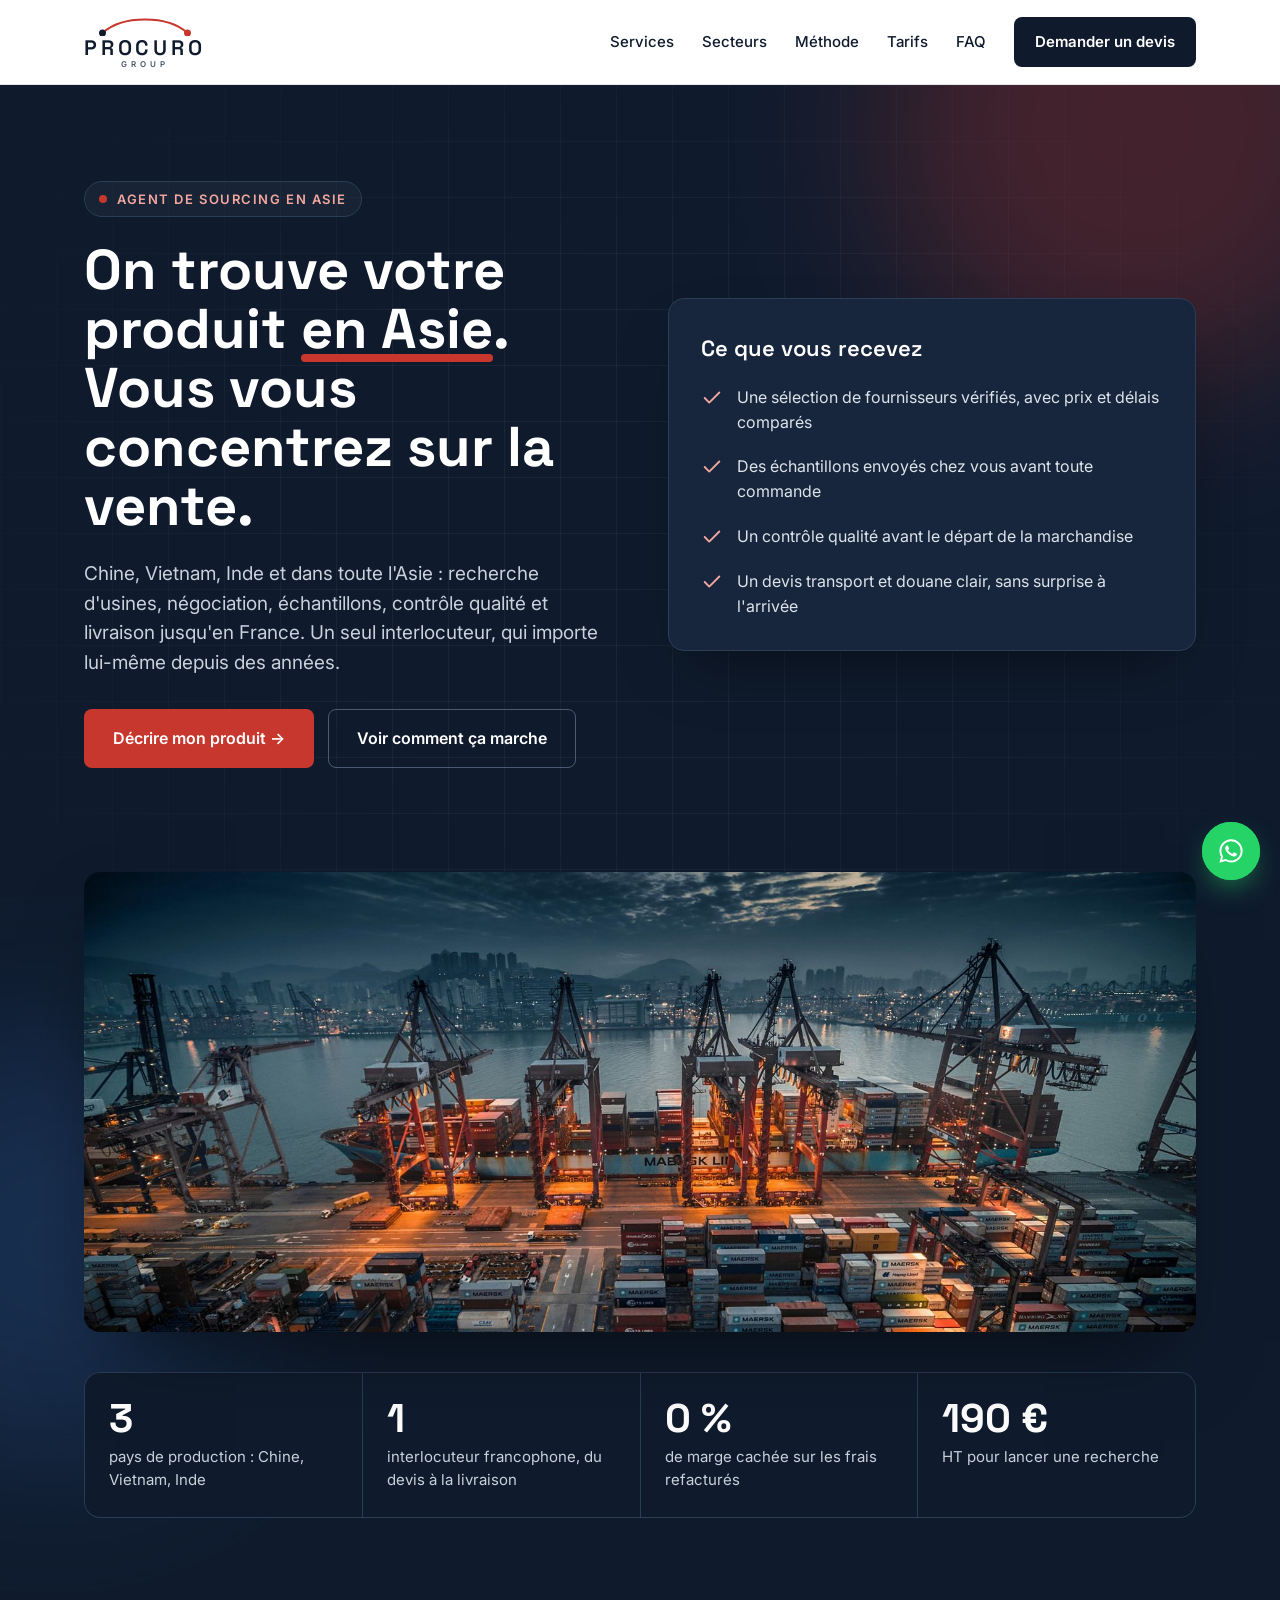
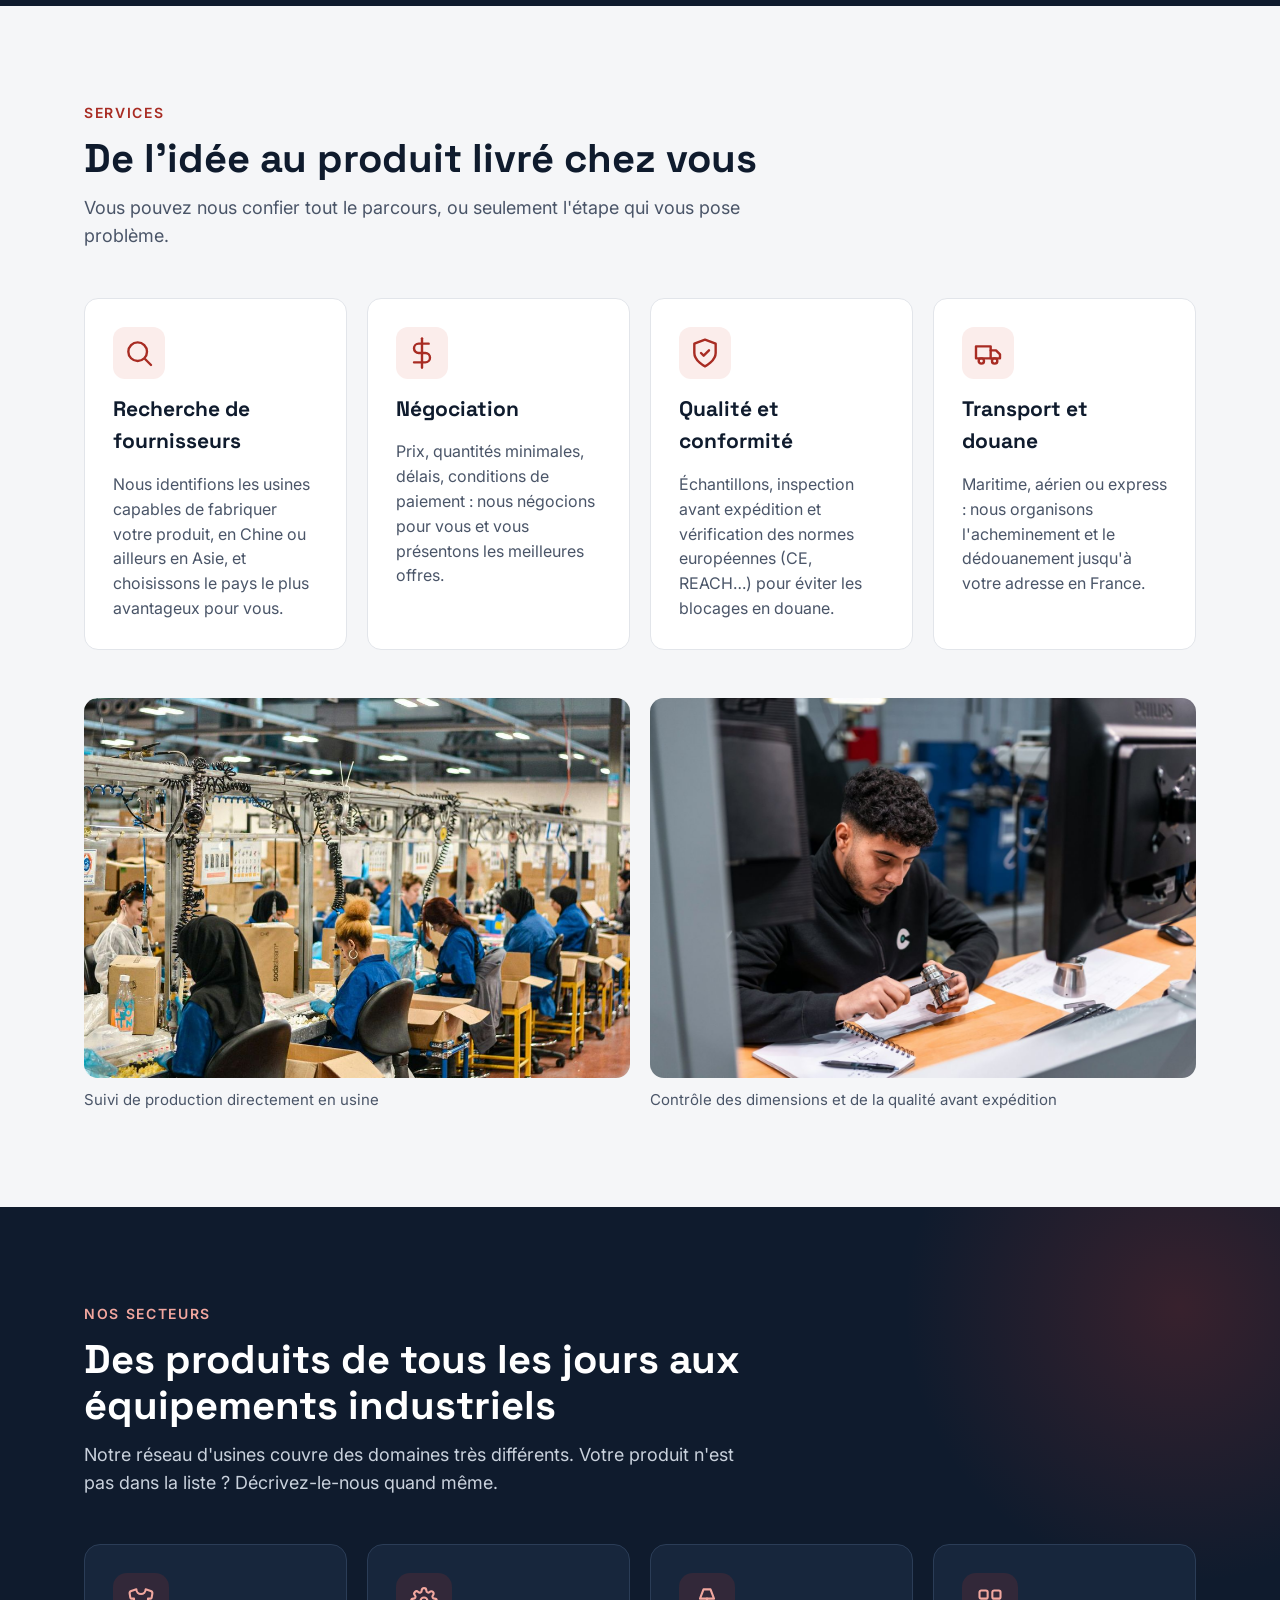
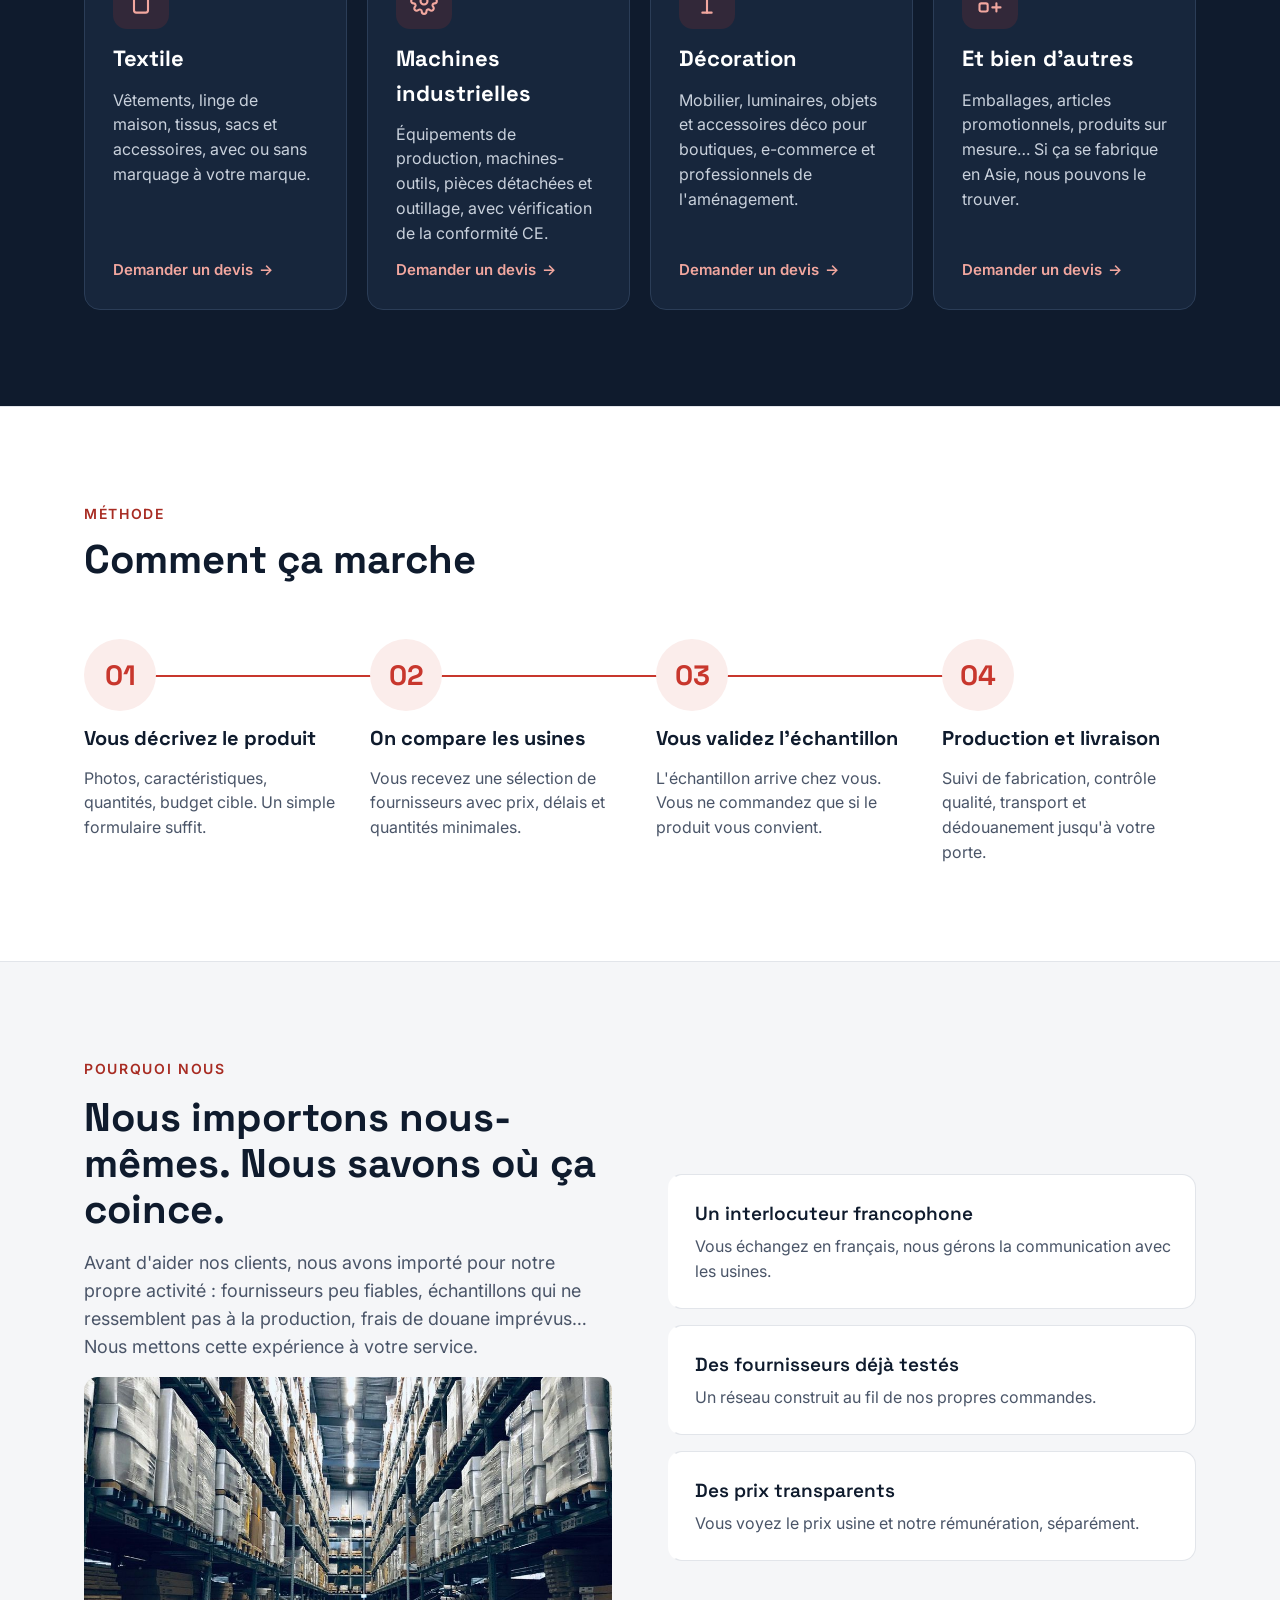
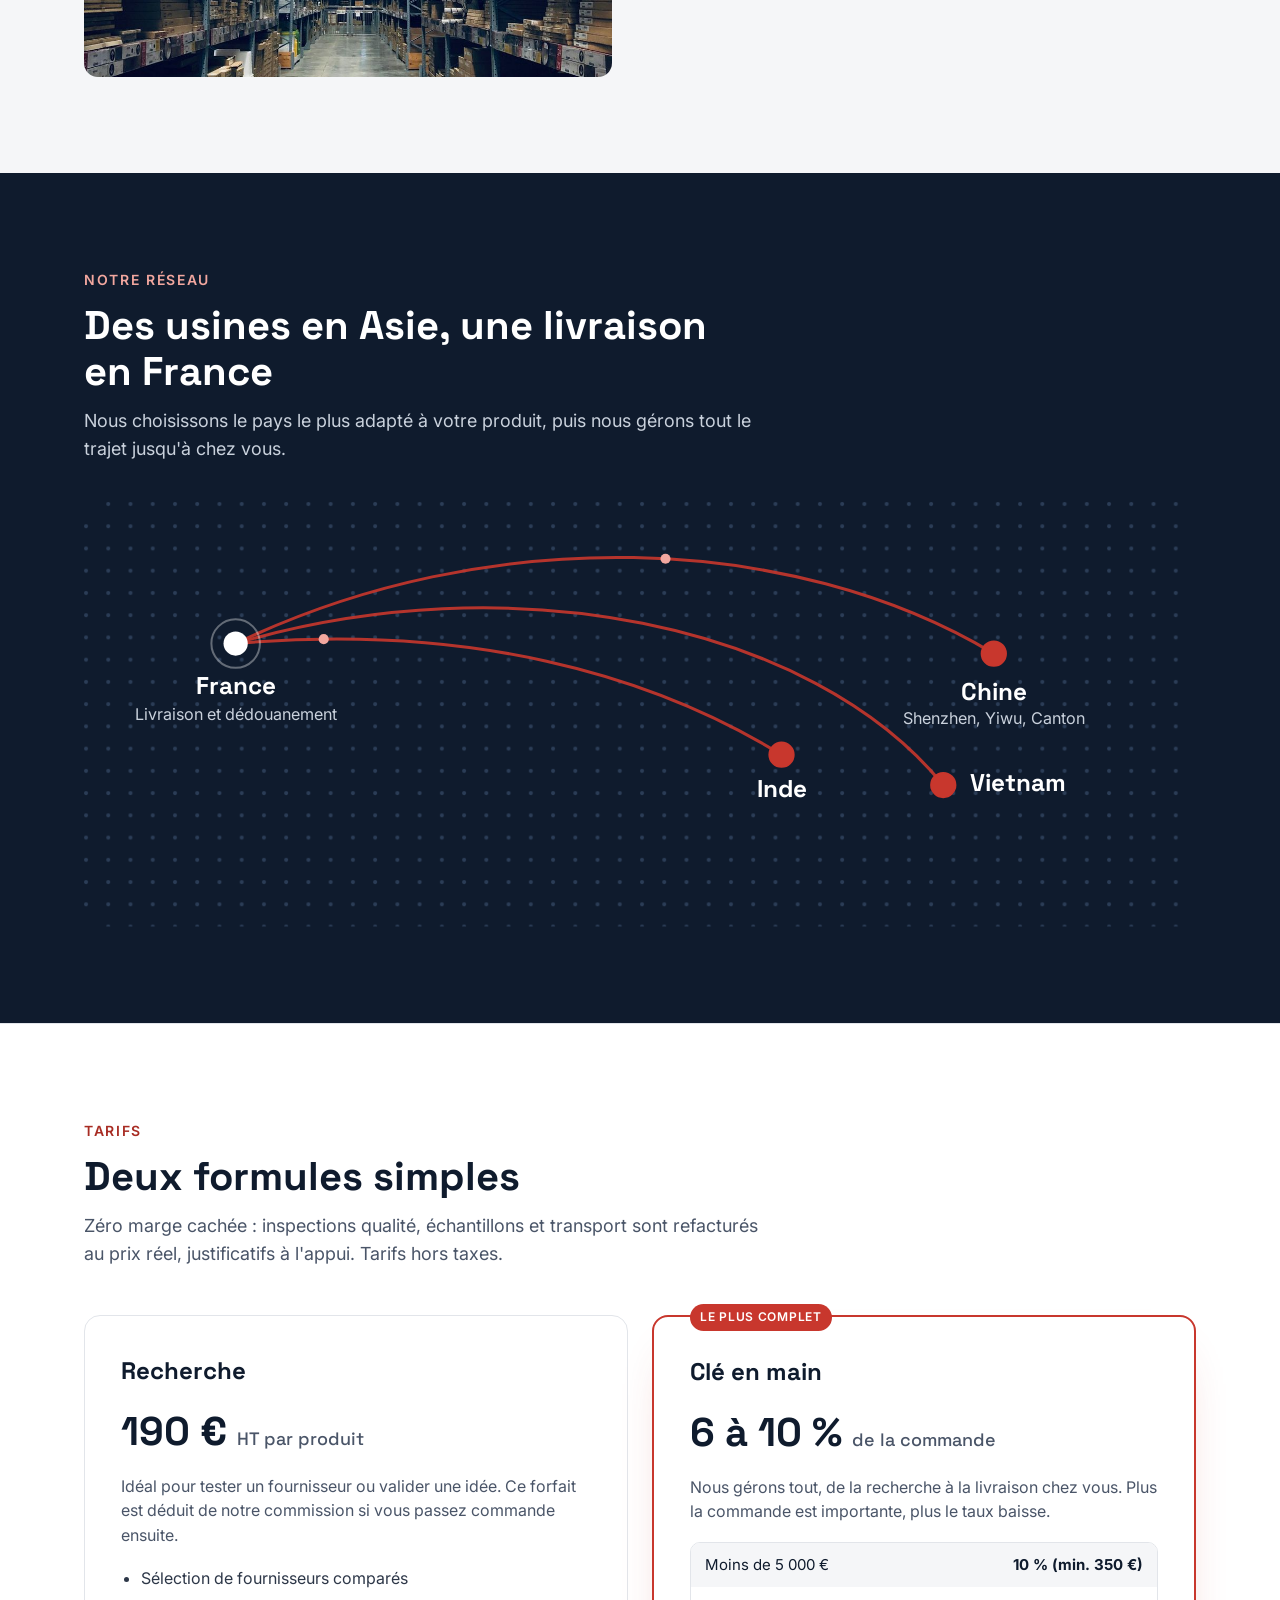
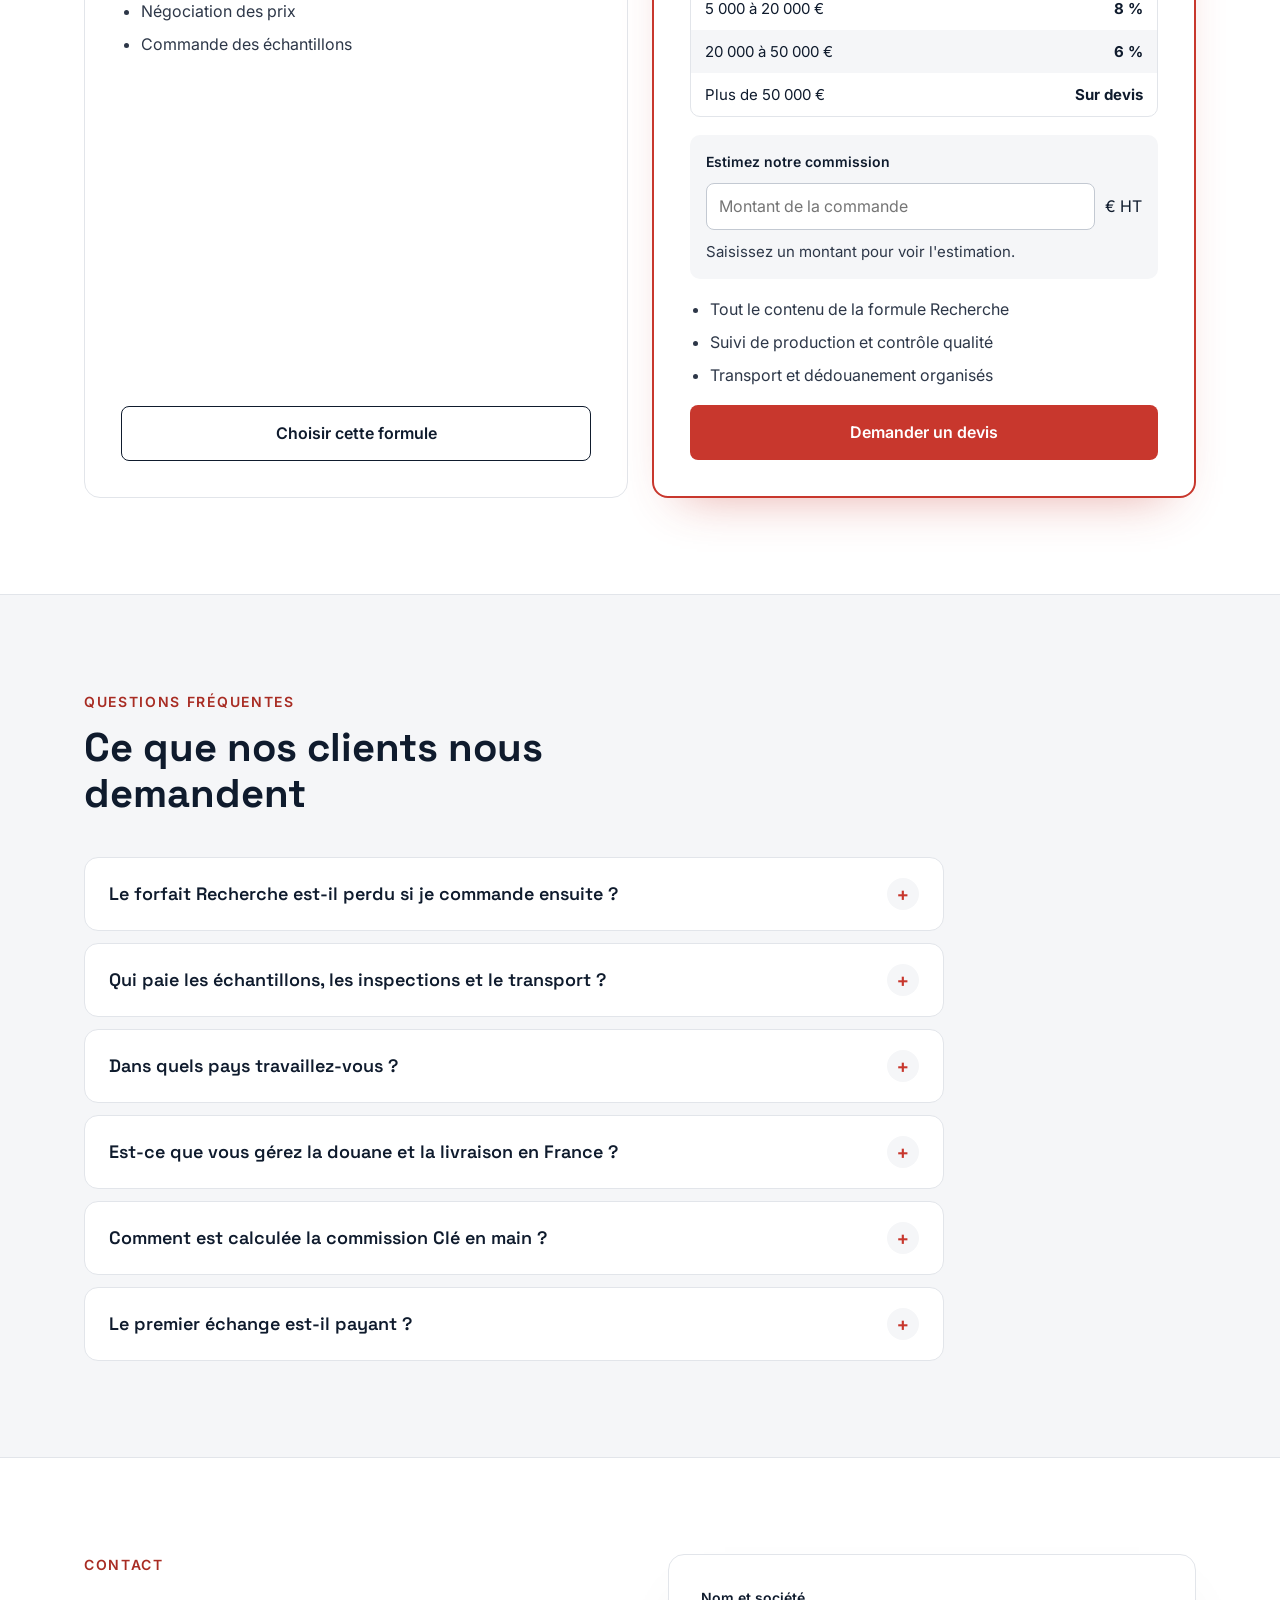
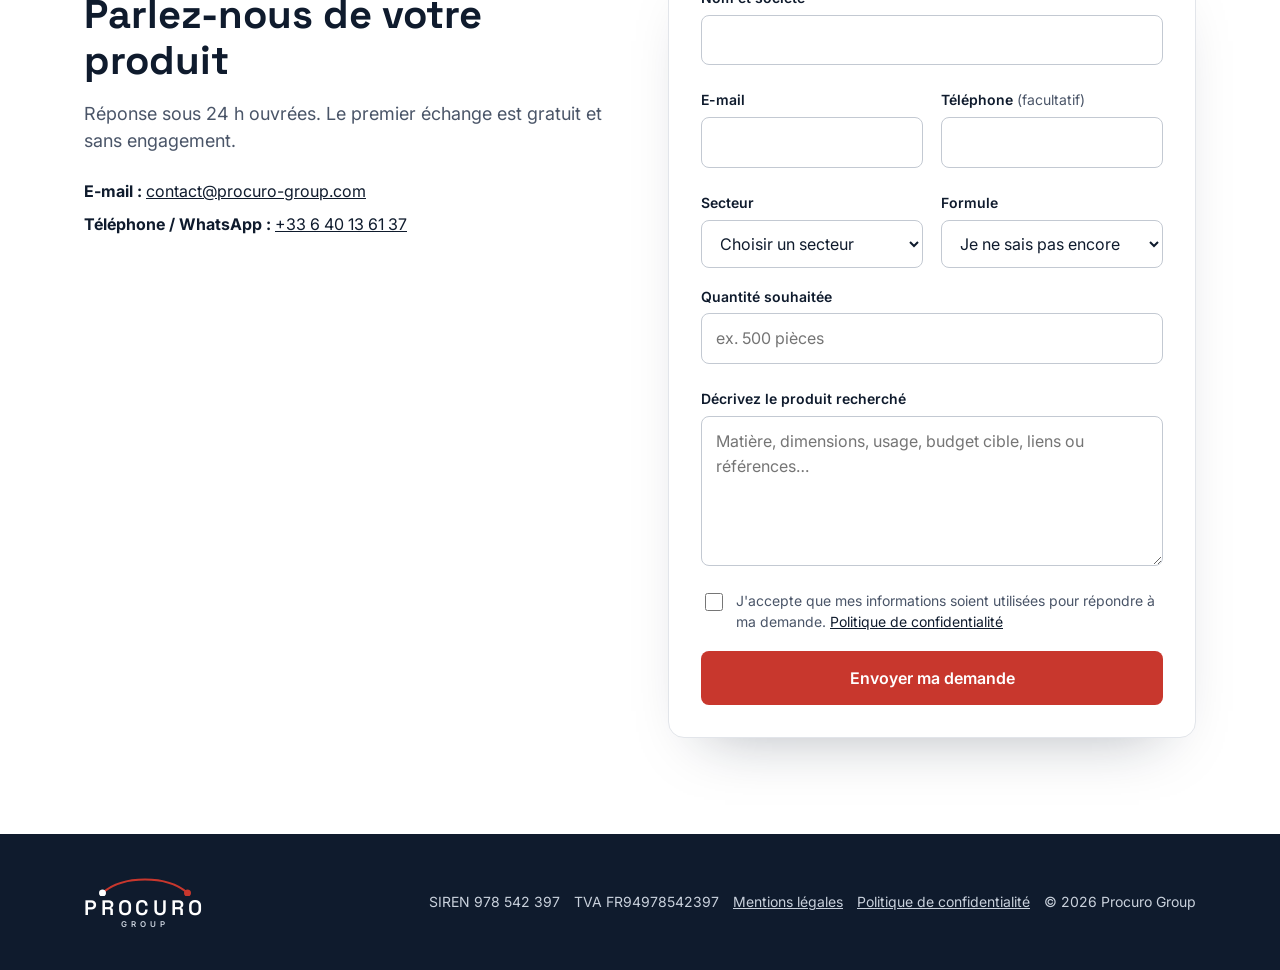
<file: index.html>
<!doctype html>
<html lang="fr">
<head>
<meta charset="utf-8">
<meta name="viewport" content="width=device-width, initial-scale=1">
<title>Procuro Group | Agent de sourcing en Asie</title>
<meta name="description" content="Procuro Group trouve votre produit en Asie : recherche d'usines, négociation, échantillons, contrôle qualité, transport et douane jusqu'en France.">
<meta name="theme-color" content="#0F1B2D">
<meta property="og:type" content="website">
<meta property="og:title" content="Procuro Group | Agent de sourcing en Asie">
<meta property="og:description" content="On trouve votre produit en Asie. Vous vous concentrez sur la vente.">
<meta property="og:image" content="images/port.jpg">
<meta property="og:locale" content="fr_FR">
<link rel="icon" href="favicon.svg" type="image/svg+xml">
<link rel="preconnect" href="https://fonts.googleapis.com">
<link rel="preconnect" href="https://fonts.gstatic.com" crossorigin>
<link href="https://fonts.googleapis.com/css2?family=Space+Grotesk:wght@500;600;700&amp;family=Inter:wght@400;500;600&amp;display=swap" rel="stylesheet">
<link rel="stylesheet" href="css/styles.css">
<script>document.documentElement.classList.add("js")</script>
<script src="js/config.js" defer></script>
<script src="js/main.js" defer></script>
</head>
<body>
<a class="skip" href="#contenu">Aller au contenu</a>
<div class="scroll-progress" aria-hidden="true"></div>

<header class="site-header">
<div class="container header-inner">
<a class="logo" href="#top" aria-label="Procuro Group, retour en haut de page">
<svg aria-hidden="true" width="104" height="22" viewBox="0 0 190 44"><path d="M10 38C50 2 140 2 180 38" fill="none" stroke="#C8372D" stroke-width="4" stroke-linecap="round"/><circle cx="10" cy="38" r="7" fill="#0F1B2D"/><circle cx="180" cy="38" r="7" fill="#C8372D"/></svg>
<span class="logo-word">PROCURO</span>
<span class="logo-sub">GROUP</span>
</a>
<button class="menu-toggle" type="button" aria-expanded="false" aria-controls="nav" aria-label="Ouvrir le menu">
<svg width="24" height="24" viewBox="0 0 24 24" fill="none" stroke="currentColor" stroke-width="2" stroke-linecap="round" aria-hidden="true"><path d="M4 7h16M4 12h16M4 17h16"/></svg>
</button>
<nav id="nav" class="nav" aria-label="Navigation principale">
<a href="#services">Services</a>
<a href="#secteurs">Secteurs</a>
<a href="#methode">Méthode</a>
<a href="#tarifs">Tarifs</a>
<a href="#faq">FAQ</a>
<a href="#contact" class="btn btn-navy">Demander un devis</a>
</nav>
</div>
</header>

<main id="contenu">
<span id="top"></span>

<section class="dark hero-wrap">
<div class="hero-bg" aria-hidden="true"><span class="orb orb-1"></span><span class="orb orb-2"></span><span class="hero-grid"></span></div>
<div class="container hero">
<div class="stack" style="gap:24px">
<p class="eyebrow eyebrow-pill" data-reveal><span class="dot" aria-hidden="true"></span>Agent de sourcing en Asie</p>
<h1 data-reveal style="--d:80ms">On trouve votre produit <span class="hl">en Asie</span>. Vous vous concentrez sur la vente.</h1>
<p class="lead" data-reveal style="--d:160ms">Chine, Vietnam, Inde et dans toute l'Asie : recherche d'usines, négociation, échantillons, contrôle qualité et livraison jusqu'en France. Un seul interlocuteur, qui importe lui-même depuis des années.</p>
<div class="actions" data-reveal style="--d:240ms">
<a href="#contact" class="btn btn-red btn-arrow">Décrire mon produit <span aria-hidden="true">→</span></a>
<a href="#methode" class="btn btn-ghost">Voir comment ça marche</a>
</div>
</div>
<div class="receive stack" data-reveal style="--d:200ms">
<p class="receive-title">Ce que vous recevez</p>
<div class="check" data-reveal style="--d:320ms"><svg aria-hidden="true" width="22" height="22" viewBox="0 0 24 24" fill="none" stroke="#F2A79F" stroke-width="2" stroke-linecap="round" stroke-linejoin="round"><path d="M20 6 9 17l-5-5"/></svg><p>Une sélection de fournisseurs vérifiés, avec prix et délais comparés</p></div>
<div class="check" data-reveal style="--d:410ms"><svg aria-hidden="true" width="22" height="22" viewBox="0 0 24 24" fill="none" stroke="#F2A79F" stroke-width="2" stroke-linecap="round" stroke-linejoin="round"><path d="M20 6 9 17l-5-5"/></svg><p>Des échantillons envoyés chez vous avant toute commande</p></div>
<div class="check" data-reveal style="--d:500ms"><svg aria-hidden="true" width="22" height="22" viewBox="0 0 24 24" fill="none" stroke="#F2A79F" stroke-width="2" stroke-linecap="round" stroke-linejoin="round"><path d="M20 6 9 17l-5-5"/></svg><p>Un contrôle qualité avant le départ de la marchandise</p></div>
<div class="check" data-reveal style="--d:590ms"><svg aria-hidden="true" width="22" height="22" viewBox="0 0 24 24" fill="none" stroke="#F2A79F" stroke-width="2" stroke-linecap="round" stroke-linejoin="round"><path d="M20 6 9 17l-5-5"/></svg><p>Un devis transport et douane clair, sans surprise à l'arrivée</p></div>
</div>
</div>
<div class="container hero-photo" data-reveal>
<div class="photo-frame"><img src="images/port.jpg" width="1800" height="957" alt="Porte-conteneurs en cours de chargement dans un grand port asiatique au crépuscule"></div>
</div>
<div class="container facts-wrap">
<dl class="facts" data-reveal>
<div class="fact"><dt><span data-count="3">3</span></dt><dd>pays de production&nbsp;: Chine, Vietnam, Inde</dd></div>
<div class="fact"><dt><span data-count="1">1</span></dt><dd>interlocuteur francophone, du devis à la livraison</dd></div>
<div class="fact"><dt><span data-count="0">0</span>&nbsp;%</dt><dd>de marge cachée sur les frais refacturés</dd></div>
<div class="fact"><dt><span data-count="190">190</span>&nbsp;€</dt><dd>HT pour lancer une recherche</dd></div>
</dl>
</div>
</section>

<section id="services" class="container section stack" style="gap:48px">
<div class="section-head stack" data-reveal>
<p class="eyebrow">Services</p>
<h2>De l'idée au produit livré chez vous</h2>
<p class="sub">Vous pouvez nous confier tout le parcours, ou seulement l'étape qui vous pose problème.</p>
</div>
<div class="grid grid-cards">
<div class="card" data-reveal style="--d:0ms">
<svg aria-hidden="true" width="32" height="32" viewBox="0 0 24 24" fill="none" stroke="#A82C23" stroke-width="1.8" stroke-linecap="round" stroke-linejoin="round"><circle cx="11" cy="11" r="7"/><path d="m21 21-4.3-4.3"/></svg>
<h3>Recherche de fournisseurs</h3>
<p>Nous identifions les usines capables de fabriquer votre produit, en Chine ou ailleurs en Asie, et choisissons le pays le plus avantageux pour vous.</p>
</div>
<div class="card" data-reveal style="--d:90ms">
<svg aria-hidden="true" width="32" height="32" viewBox="0 0 24 24" fill="none" stroke="#A82C23" stroke-width="1.8" stroke-linecap="round" stroke-linejoin="round"><path d="M12 1v22"/><path d="M17 5H9.5a3.5 3.5 0 0 0 0 7h5a3.5 3.5 0 0 1 0 7H6"/></svg>
<h3>Négociation</h3>
<p>Prix, quantités minimales, délais, conditions de paiement : nous négocions pour vous et vous présentons les meilleures offres.</p>
</div>
<div class="card" data-reveal style="--d:180ms">
<svg aria-hidden="true" width="32" height="32" viewBox="0 0 24 24" fill="none" stroke="#A82C23" stroke-width="1.8" stroke-linecap="round" stroke-linejoin="round"><path d="M12 22s8-4 8-10V5l-8-3-8 3v7c0 6 8 10 8 10z"/><path d="m9 12 2 2 4-4"/></svg>
<h3>Qualité et conformité</h3>
<p>Échantillons, inspection avant expédition et vérification des normes européennes (CE, REACH…) pour éviter les blocages en douane.</p>
</div>
<div class="card" data-reveal style="--d:270ms">
<svg aria-hidden="true" width="32" height="32" viewBox="0 0 24 24" fill="none" stroke="#A82C23" stroke-width="1.8" stroke-linecap="round" stroke-linejoin="round"><path d="M3 7h11v9H3z"/><path d="M14 10h4l3 3v3h-7"/><circle cx="7" cy="18" r="2"/><circle cx="17" cy="18" r="2"/></svg>
<h3>Transport et douane</h3>
<p>Maritime, aérien ou express : nous organisons l'acheminement et le dédouanement jusqu'à votre adresse en France.</p>
</div>
</div>
<div class="grid grid-2">
<figure data-reveal>
<div class="photo-frame"><img src="images/usine.jpg" width="1000" height="1499" loading="lazy" alt="Ouvrières sur une chaîne d'assemblage en usine"></div>
<figcaption>Suivi de production directement en usine</figcaption>
</figure>
<figure data-reveal>
<div class="photo-frame"><img src="images/qualite.jpg" width="1400" height="933" loading="lazy" alt="Technicien mesurant une pièce métallique au pied à coulisse"></div>
<figcaption>Contrôle des dimensions et de la qualité avant expédition</figcaption>
</figure>
</div>
</section>

<section id="secteurs" class="dark sectors-wrap">
<div class="container section stack" style="gap:48px">
<div class="section-head stack" data-reveal>
<p class="eyebrow">Nos secteurs</p>
<h2>Des produits de tous les jours aux équipements industriels</h2>
<p class="sub">Notre réseau d'usines couvre des domaines très différents. Votre produit n'est pas dans la liste&nbsp;? Décrivez-le-nous quand même.</p>
</div>
<div class="sectors">
<a class="sector" href="#contact" data-secteur="Textile" data-reveal style="--d:0ms">
<span class="sector-icon"><svg aria-hidden="true" width="28" height="28" viewBox="0 0 24 24" fill="none" stroke="currentColor" stroke-width="1.8" stroke-linecap="round" stroke-linejoin="round"><path d="M20.38 3.46 16 2a4 4 0 0 1-8 0L3.62 3.46a2 2 0 0 0-1.34 2.23l.58 3.47a1 1 0 0 0 .99.84H6v10c0 1.1.9 2 2 2h8a2 2 0 0 0 2-2V10h2.15a1 1 0 0 0 .99-.84l.58-3.47a2 2 0 0 0-1.34-2.23z"/></svg></span>
<h3>Textile</h3>
<p>Vêtements, linge de maison, tissus, sacs et accessoires, avec ou sans marquage à votre marque.</p>
<span class="sector-link">Demander un devis <span aria-hidden="true">→</span></span>
</a>
<a class="sector" href="#contact" data-secteur="Machines industrielles" data-reveal style="--d:90ms">
<span class="sector-icon"><svg aria-hidden="true" width="28" height="28" viewBox="0 0 24 24" fill="none" stroke="currentColor" stroke-width="1.8" stroke-linecap="round" stroke-linejoin="round"><circle cx="12" cy="12" r="3"/><path d="M19.4 15a1.65 1.65 0 0 0 .33 1.82l.06.06a2 2 0 1 1-2.83 2.83l-.06-.06a1.65 1.65 0 0 0-1.82-.33 1.65 1.65 0 0 0-1 1.51V21a2 2 0 1 1-4 0v-.09A1.65 1.65 0 0 0 9 19.4a1.65 1.65 0 0 0-1.82.33l-.06.06a2 2 0 1 1-2.83-2.83l.06-.06A1.65 1.65 0 0 0 4.68 15a1.65 1.65 0 0 0-1.51-1H3a2 2 0 1 1 0-4h.09A1.65 1.65 0 0 0 4.6 9a1.65 1.65 0 0 0-.33-1.82l-.06-.06a2 2 0 1 1 2.83-2.83l.06.06A1.65 1.65 0 0 0 9 4.68a1.65 1.65 0 0 0 1-1.51V3a2 2 0 1 1 4 0v.09a1.65 1.65 0 0 0 1 1.51 1.65 1.65 0 0 0 1.82-.33l.06-.06a2 2 0 1 1 2.83 2.83l-.06.06A1.65 1.65 0 0 0 19.4 9a1.65 1.65 0 0 0 1.51 1H21a2 2 0 1 1 0 4h-.09a1.65 1.65 0 0 0-1.51 1z"/></svg></span>
<h3>Machines industrielles</h3>
<p>Équipements de production, machines-outils, pièces détachées et outillage, avec vérification de la conformité CE.</p>
<span class="sector-link">Demander un devis <span aria-hidden="true">→</span></span>
</a>
<a class="sector" href="#contact" data-secteur="Décoration" data-reveal style="--d:180ms">
<span class="sector-icon"><svg aria-hidden="true" width="28" height="28" viewBox="0 0 24 24" fill="none" stroke="currentColor" stroke-width="1.8" stroke-linecap="round" stroke-linejoin="round"><path d="M9 2h6l3 8H6z"/><path d="M12 10v8"/><path d="M8 22h8"/><path d="M12 18v4"/></svg></span>
<h3>Décoration</h3>
<p>Mobilier, luminaires, objets et accessoires déco pour boutiques, e-commerce et professionnels de l'aménagement.</p>
<span class="sector-link">Demander un devis <span aria-hidden="true">→</span></span>
</a>
<a class="sector" href="#contact" data-secteur="Autre" data-reveal style="--d:270ms">
<span class="sector-icon"><svg aria-hidden="true" width="28" height="28" viewBox="0 0 24 24" fill="none" stroke="currentColor" stroke-width="1.8" stroke-linecap="round" stroke-linejoin="round"><rect x="3" y="3" width="7" height="7" rx="1.5"/><rect x="14" y="3" width="7" height="7" rx="1.5"/><rect x="3" y="14" width="7" height="7" rx="1.5"/><path d="M17.5 14v7M14 17.5h7"/></svg></span>
<h3>Et bien d'autres</h3>
<p>Emballages, articles promotionnels, produits sur mesure… Si ça se fabrique en Asie, nous pouvons le trouver.</p>
<span class="sector-link">Demander un devis <span aria-hidden="true">→</span></span>
</a>
</div>
</div>
</section>

<section id="methode" class="white">
<div class="container section stack" style="gap:48px">
<div class="section-head stack" data-reveal>
<p class="eyebrow">Méthode</p>
<h2>Comment ça marche</h2>
</div>
<ol class="steps" data-reveal style="list-style:none;margin:0;padding:0">
<li class="step"><span class="step-num" aria-hidden="true">01</span><h3>Vous décrivez le produit</h3><p class="muted">Photos, caractéristiques, quantités, budget cible. Un simple formulaire suffit.</p></li>
<li class="step"><span class="step-num" aria-hidden="true">02</span><h3>On compare les usines</h3><p class="muted">Vous recevez une sélection de fournisseurs avec prix, délais et quantités minimales.</p></li>
<li class="step"><span class="step-num" aria-hidden="true">03</span><h3>Vous validez l'échantillon</h3><p class="muted">L'échantillon arrive chez vous. Vous ne commandez que si le produit vous convient.</p></li>
<li class="step"><span class="step-num" aria-hidden="true">04</span><h3>Production et livraison</h3><p class="muted">Suivi de fabrication, contrôle qualité, transport et dédouanement jusqu'à votre porte.</p></li>
</ol>
</div>
</section>

<section class="container section why">
<div class="stack" style="gap:16px">
<p class="eyebrow" data-reveal>Pourquoi nous</p>
<h2 data-reveal>Nous importons nous-mêmes. Nous savons où ça coince.</h2>
<p class="intro" data-reveal>Avant d'aider nos clients, nous avons importé pour notre propre activité : fournisseurs peu fiables, échantillons qui ne ressemblent pas à la production, frais de douane imprévus… Nous mettons cette expérience à votre service.</p>
<div class="photo-frame" data-reveal><img src="images/entrepot.jpg" width="1000" height="1333" loading="lazy" alt="Allée d'entrepôt avec des rayonnages remplis de cartons"></div>
</div>
<div class="stack" style="gap:16px">
<div class="point" data-reveal style="--d:0ms"><p class="point-title">Un interlocuteur francophone</p><p class="muted">Vous échangez en français, nous gérons la communication avec les usines.</p></div>
<div class="point" data-reveal style="--d:110ms"><p class="point-title">Des fournisseurs déjà testés</p><p class="muted">Un réseau construit au fil de nos propres commandes.</p></div>
<div class="point" data-reveal style="--d:220ms"><p class="point-title">Des prix transparents</p><p class="muted">Vous voyez le prix usine et notre rémunération, séparément.</p></div>
</div>
</section>

<section class="dark">
<div class="container section stack" style="gap:40px">
<div class="section-head stack" data-reveal>
<p class="eyebrow">Notre réseau</p>
<h2>Des usines en Asie, une livraison en France</h2>
<p class="sub">Nous choisissons le pays le plus adapté à votre produit, puis nous gérons tout le trajet jusqu'à chez vous.</p>
</div>
<svg class="map" data-reveal role="img" aria-label="Carte des liaisons entre la France, l'Inde, la Chine et le Vietnam" viewBox="0 0 1100 420">
<defs><pattern id="pts" width="22" height="22" patternUnits="userSpaceOnUse"><circle cx="2" cy="2" r="2" fill="#2B3D57"/></pattern></defs>
<rect width="1100" height="420" rx="18" fill="url(#pts)"/>
<g fill="none" stroke="#C8372D" stroke-width="3" stroke-linecap="round">
<path class="route" id="r1" pathLength="1" d="M150 140C400 20 700 30 900 150"/>
<path class="route" id="r2" pathLength="1" d="M150 140C380 120 560 170 690 250"/>
<path class="route" id="r3" pathLength="1" d="M150 140C420 60 720 120 850 280"/>
</g>
<g class="ships" fill="#F2A79F">
<circle r="5"><animateMotion dur="7s" repeatCount="indefinite" keyPoints="1;0" keyTimes="0;1" calcMode="linear"><mpath href="#r1"/></animateMotion></circle>
<circle r="5"><animateMotion dur="6s" begin="-2s" repeatCount="indefinite" keyPoints="1;0" keyTimes="0;1" calcMode="linear"><mpath href="#r2"/></animateMotion></circle>
<circle r="5"><animateMotion dur="8s" begin="-5s" repeatCount="indefinite" keyPoints="1;0" keyTimes="0;1" calcMode="linear"><mpath href="#r3"/></animateMotion></circle>
</g>
<circle cx="150" cy="140" r="12" fill="#FFFFFF"/><circle cx="150" cy="140" r="24" fill="none" stroke="#FFFFFF" stroke-opacity="0.35" stroke-width="2"/>
<text x="150" y="190" text-anchor="middle" fill="#FFFFFF" font-family="Space Grotesk, sans-serif" font-size="24" font-weight="700">France</text>
<text class="sublabel" x="150" y="216" text-anchor="middle" fill="#C9D1DC" font-family="Inter, sans-serif" font-size="16">Livraison et dédouanement</text>
<circle class="pulse" cx="900" cy="150" r="12" fill="none" stroke="#C8372D" stroke-width="2"/><circle cx="900" cy="150" r="12" fill="#C8372D"/>
<text x="900" y="196" text-anchor="middle" fill="#FFFFFF" font-family="Space Grotesk, sans-serif" font-size="24" font-weight="700">Chine</text>
<text class="sublabel" x="900" y="220" text-anchor="middle" fill="#C9D1DC" font-family="Inter, sans-serif" font-size="16">Shenzhen, Yiwu, Canton</text>
<circle class="pulse" cx="690" cy="250" r="12" fill="none" stroke="#C8372D" stroke-width="2"/><circle cx="690" cy="250" r="12" fill="#C8372D"/>
<text x="690" y="292" text-anchor="middle" fill="#FFFFFF" font-family="Space Grotesk, sans-serif" font-size="24" font-weight="700">Inde</text>
<circle class="pulse" cx="850" cy="280" r="12" fill="none" stroke="#C8372D" stroke-width="2"/><circle cx="850" cy="280" r="12" fill="#C8372D"/>
<text x="876" y="286" fill="#FFFFFF" font-family="Space Grotesk, sans-serif" font-size="24" font-weight="700">Vietnam</text>
</svg>
</div>
</section>

<section id="tarifs" class="white">
<div class="container section stack" style="gap:48px">
<div class="section-head stack" data-reveal>
<p class="eyebrow">Tarifs</p>
<h2>Deux formules simples</h2>
<p class="sub">Zéro marge cachée : inspections qualité, échantillons et transport sont refacturés au prix réel, justificatifs à l'appui. Tarifs hors taxes.</p>
</div>
<div class="grid grid-2" style="gap:24px">
<div class="plan" data-reveal>
<h3>Recherche</h3>
<p class="price">190 € <span>HT par produit</span></p>
<p class="muted">Idéal pour tester un fournisseur ou valider une idée. Ce forfait est déduit de notre commission si vous passez commande ensuite.</p>
<ul>
<li>Sélection de fournisseurs comparés</li>
<li>Négociation des prix</li>
<li>Commande des échantillons</li>
</ul>
<a href="#contact" class="btn btn-outline" data-formule="Recherche (190 € HT)">Choisir cette formule</a>
</div>
<div class="plan plan-featured" data-reveal style="--d:120ms">
<span class="badge">Le plus complet</span>
<h3>Clé en main</h3>
<p class="price">6 à 10 % <span>de la commande</span></p>
<p class="muted">Nous gérons tout, de la recherche à la livraison chez vous. Plus la commande est importante, plus le taux baisse.</p>
<div class="rates">
<div><span>Moins de 5 000 €</span><strong>10 % (min. 350 €)</strong></div>
<div><span>5 000 à 20 000 €</span><strong>8 %</strong></div>
<div><span>20 000 à 50 000 €</span><strong>6 %</strong></div>
<div><span>Plus de 50 000 €</span><strong>Sur devis</strong></div>
</div>
<div class="sim">
<label for="montant">Estimez notre commission</label>
<div class="sim-row"><input id="montant" type="number" inputmode="decimal" min="0" step="100" placeholder="Montant de la commande"><span aria-hidden="true">€ HT</span></div>
<p class="sim-out" id="sim-out" aria-live="polite">Saisissez un montant pour voir l'estimation.</p>
</div>
<ul>
<li>Tout le contenu de la formule Recherche</li>
<li>Suivi de production et contrôle qualité</li>
<li>Transport et dédouanement organisés</li>
</ul>
<a href="#contact" class="btn btn-red" data-formule="Clé en main">Demander un devis</a>
</div>
</div>
</div>
</section>

<section id="faq" class="container section stack" style="gap:40px">
<div class="section-head stack" data-reveal>
<p class="eyebrow">Questions fréquentes</p>
<h2>Ce que nos clients nous demandent</h2>
</div>
<div class="faq" data-reveal>
<details>
<summary>Le forfait Recherche est-il perdu si je commande ensuite&nbsp;?</summary>
<div class="faq-body"><p>Non. Les 190&nbsp;€ HT du forfait Recherche sont déduits de notre commission si vous passez commande avec la formule Clé en main.</p></div>
</details>
<details>
<summary>Qui paie les échantillons, les inspections et le transport&nbsp;?</summary>
<div class="faq-body"><p>Ces frais sont refacturés au prix réel, justificatifs à l'appui, sans aucune marge. Vous savez exactement ce que vous payez.</p></div>
</details>
<details>
<summary>Dans quels pays travaillez-vous&nbsp;?</summary>
<div class="faq-body"><p>Principalement en Chine, au Vietnam et en Inde, et plus largement dans toute l'Asie. Nous choisissons le pays le plus adapté à votre produit, à vos quantités et à votre budget.</p></div>
</details>
<details>
<summary>Est-ce que vous gérez la douane et la livraison en France&nbsp;?</summary>
<div class="faq-body"><p>Oui. Avec la formule Clé en main, nous organisons le transport (maritime, aérien ou express) et le dédouanement jusqu'à votre adresse. Vous recevez un devis transport et douane clair avant de vous engager.</p></div>
</details>
<details>
<summary>Comment est calculée la commission Clé en main&nbsp;?</summary>
<div class="faq-body"><p>Elle dépend du montant de la commande&nbsp;: 10&nbsp;% en dessous de 5&nbsp;000&nbsp;€ (minimum 350&nbsp;€), 8&nbsp;% de 5&nbsp;000 à 20&nbsp;000&nbsp;€, 6&nbsp;% de 20&nbsp;000 à 50&nbsp;000&nbsp;€, et sur devis au-delà. Le simulateur de la section Tarifs vous donne une estimation immédiate.</p></div>
</details>
<details>
<summary>Le premier échange est-il payant&nbsp;?</summary>
<div class="faq-body"><p>Non. Le premier échange est gratuit et sans engagement&nbsp;: décrivez votre produit dans le formulaire ci-dessous et nous revenons vers vous.</p></div>
</details>
</div>
</section>

<section id="contact" class="contact-wrap white">
<div class="container section contact">
<div class="contact-info stack" data-reveal>
<p class="eyebrow">Contact</p>
<h2 style="font-size:clamp(30px,4.5vw,40px);line-height:1.15">Parlez-nous de votre produit</h2>
<p style="font-size:18px" class="muted">Réponse sous <span data-config="delaiReponse"></span>. Le premier échange est gratuit et sans engagement.</p>
<div class="contact-lines stack">
<p><strong>E-mail :</strong> <a data-config-link="email" href="#"></a></p>
<p><strong>Téléphone / WhatsApp :</strong> <a data-config-link="telephone" href="#"></a></p>
</div>
</div>

<form id="devis" class="form" novalidate data-reveal style="--d:120ms">
<input type="hidden" name="subject" value="Nouvelle demande de devis – Procuro Group">
<div class="hp" aria-hidden="true"><label for="site_web">Ne pas remplir</label><input id="site_web" name="botcheck" type="checkbox" tabindex="-1" autocomplete="off"></div>

<div class="field">
<label for="nom">Nom et société</label>
<input id="nom" name="nom" type="text" autocomplete="name" required maxlength="120">
<p class="error" id="nom-err"></p>
</div>
<div class="row-2">
<div class="field">
<label for="email">E-mail</label>
<input id="email" name="email" type="email" autocomplete="email" required maxlength="160">
<p class="error" id="email-err"></p>
</div>
<div class="field">
<label for="telephone">Téléphone <span class="opt">(facultatif)</span></label>
<input id="telephone" name="telephone" type="tel" autocomplete="tel" maxlength="40">
<p class="error" id="telephone-err"></p>
</div>
</div>
<div class="row-2">
<div class="field">
<label for="secteur">Secteur</label>
<select id="secteur" name="secteur">
<option value="Non précisé">Choisir un secteur</option>
<option value="Textile">Textile</option>
<option value="Machines industrielles">Machines industrielles</option>
<option value="Décoration">Décoration</option>
<option value="Autre">Autre</option>
</select>
</div>
<div class="field">
<label for="formule">Formule</label>
<select id="formule" name="formule">
<option value="Je ne sais pas encore">Je ne sais pas encore</option>
<option value="Recherche (190 € HT)">Recherche (190 € HT)</option>
<option value="Clé en main">Clé en main</option>
</select>
</div>
</div>
<div class="field">
<label for="quantite">Quantité souhaitée</label>
<input id="quantite" name="quantite" type="text" required maxlength="80" placeholder="ex. 500 pièces">
<p class="error" id="quantite-err"></p>
</div>
<div class="field">
<label for="produit">Décrivez le produit recherché</label>
<textarea id="produit" name="produit" rows="5" required maxlength="4000" placeholder="Matière, dimensions, usage, budget cible, liens ou références…"></textarea>
<p class="error" id="produit-err"></p>
</div>
<label class="consent" id="consent-wrap">
<input id="consent" name="consentement" type="checkbox" value="oui" required>
<span>J'accepte que mes informations soient utilisées pour répondre à ma demande. <a href="confidentialite.html">Politique de confidentialité</a></span>
</label>
<div id="form-status" class="form-status" role="status" aria-live="polite" hidden></div>
<button type="submit" class="btn btn-red">Envoyer ma demande</button>
</form>
</div>
</section>
</main>

<a class="wa-float" data-config-link="whatsapp" href="#" aria-label="Nous écrire sur WhatsApp" hidden>
<svg width="28" height="28" viewBox="0 0 24 24" fill="currentColor" aria-hidden="true"><path d="M12.04 2C6.58 2 2.13 6.45 2.13 11.91c0 1.75.46 3.45 1.32 4.95L2.05 22l5.25-1.38a9.9 9.9 0 0 0 4.74 1.21h.01c5.46 0 9.91-4.45 9.91-9.91A9.85 9.85 0 0 0 12.04 2zm0 18.15a8.2 8.2 0 0 1-4.19-1.15l-.3-.18-3.12.82.83-3.04-.2-.31a8.23 8.23 0 0 1-1.26-4.38c0-4.54 3.7-8.24 8.25-8.24a8.24 8.24 0 0 1 8.24 8.25c0 4.54-3.7 8.23-8.25 8.23zm4.52-6.16c-.25-.12-1.47-.72-1.69-.81-.23-.08-.39-.12-.56.13-.16.25-.64.81-.79.97-.14.17-.29.19-.54.06-.25-.12-1.05-.39-1.99-1.23-.74-.66-1.23-1.47-1.38-1.72-.14-.25-.01-.38.11-.51.11-.11.25-.29.37-.43.13-.15.17-.25.25-.42.08-.16.04-.31-.02-.43-.06-.13-.56-1.35-.77-1.85-.2-.48-.41-.42-.56-.43h-.48c-.17 0-.43.06-.66.31-.22.25-.86.85-.86 2.07 0 1.22.89 2.4 1.01 2.56.12.17 1.75 2.67 4.23 3.74.59.26 1.05.41 1.41.52.59.19 1.13.16 1.56.1.48-.07 1.47-.6 1.67-1.18.21-.58.21-1.07.14-1.18-.06-.1-.22-.16-.47-.28z"/></svg>
</a>
<button class="to-top" type="button" aria-label="Revenir en haut de la page"><svg width="20" height="20" viewBox="0 0 24 24" fill="none" stroke="currentColor" stroke-width="2.2" stroke-linecap="round" stroke-linejoin="round" aria-hidden="true"><path d="m18 15-6-6-6 6"/></svg></button>

<footer class="site-footer">
<div class="container footer-inner">
<a class="logo" href="#top" aria-label="Procuro Group, retour en haut de page">
<svg aria-hidden="true" width="104" height="22" viewBox="0 0 190 44"><path d="M10 38C50 2 140 2 180 38" fill="none" stroke="#C8372D" stroke-width="4" stroke-linecap="round"/><circle cx="10" cy="38" r="7" fill="#FFFFFF"/><circle cx="180" cy="38" r="7" fill="#C8372D"/></svg>
<span class="logo-word">PROCURO</span>
<span class="logo-sub">GROUP</span>
</a>
<div class="footer-links">
<span>SIREN 978 542 397</span><span>TVA FR94978542397</span>
<a href="mentions-legales.html">Mentions légales</a>
<a href="confidentialite.html">Politique de confidentialité</a>
<span>© <span id="annee">2026</span> Procuro Group</span>
</div>
</div>
</footer>
</body>
</html>
</file>
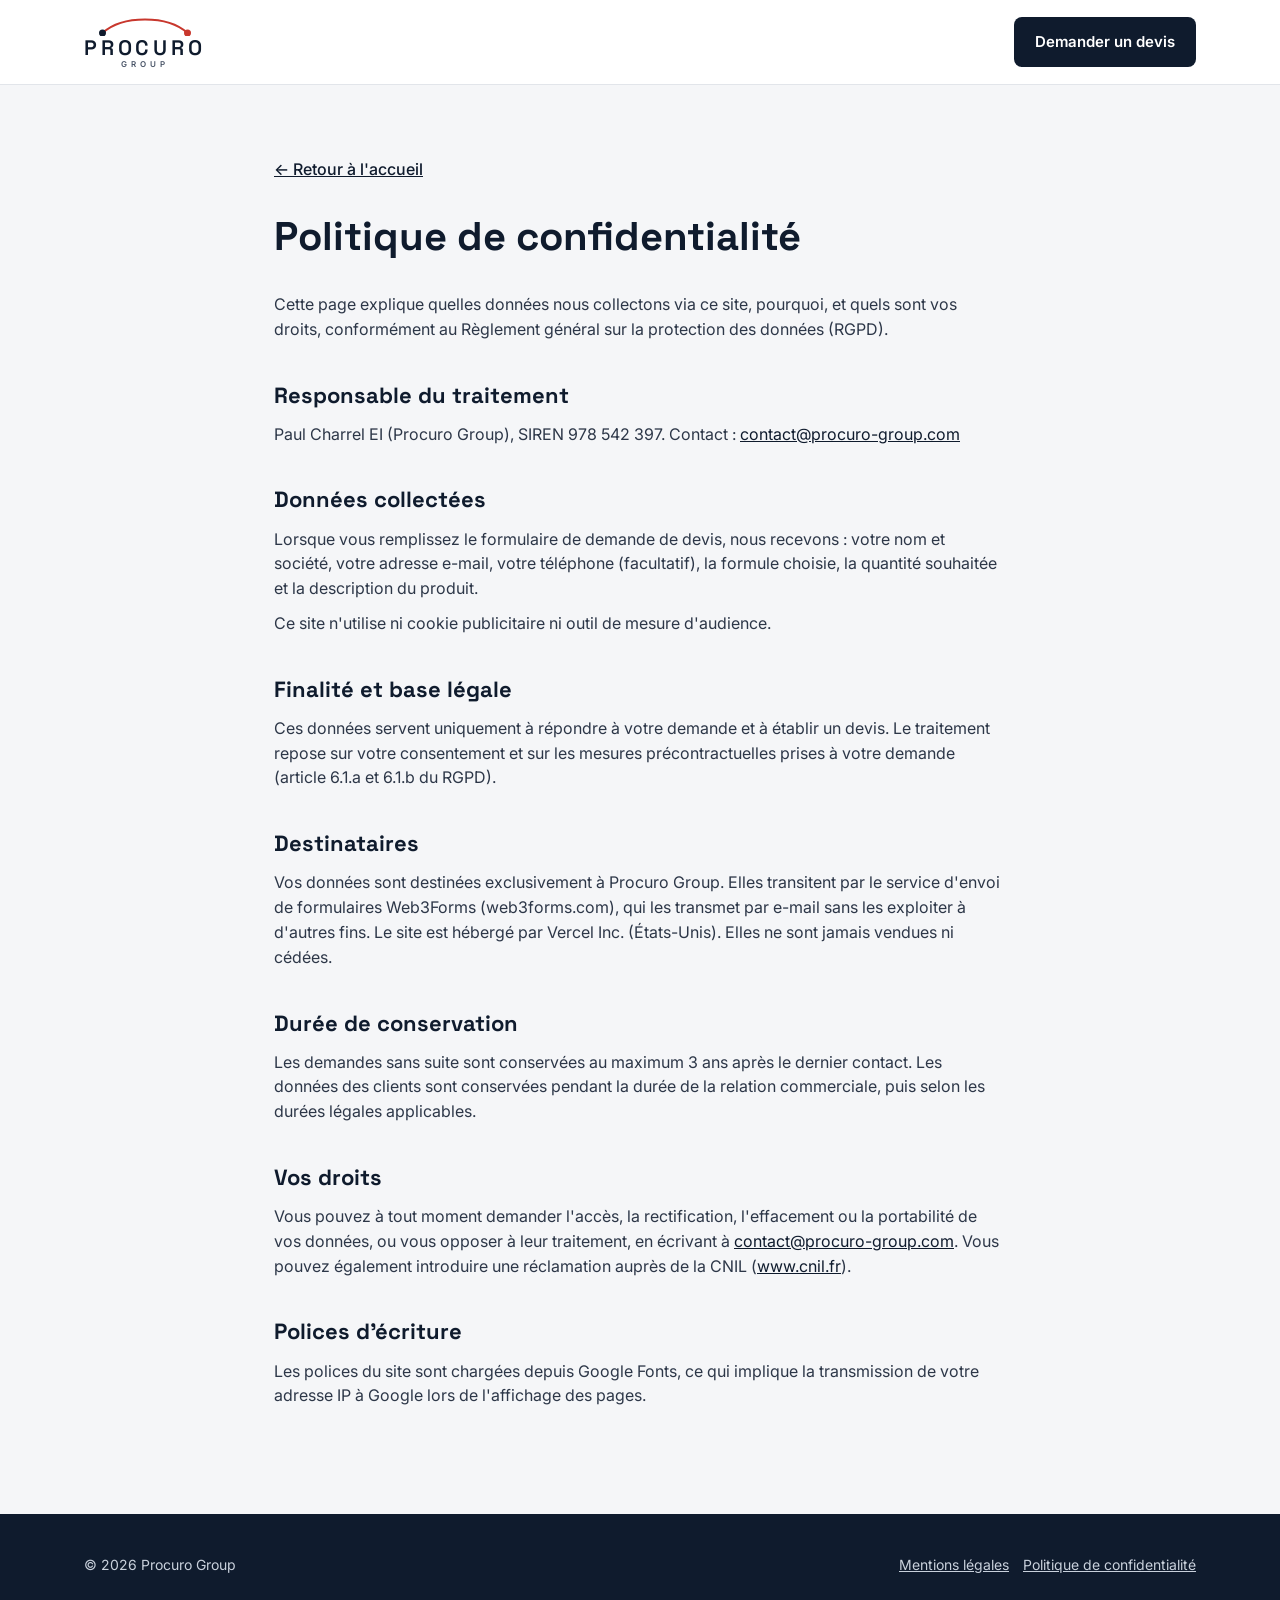
<file: confidentialite.html>
<!doctype html>
<html lang="fr">
<head>
<meta charset="utf-8">
<meta name="viewport" content="width=device-width, initial-scale=1">
<title>Politique de confidentialité | Procuro Group</title>
<meta name="robots" content="noindex">
<link rel="icon" href="favicon.svg" type="image/svg+xml">
<link rel="preconnect" href="https://fonts.googleapis.com">
<link rel="preconnect" href="https://fonts.gstatic.com" crossorigin>
<link href="https://fonts.googleapis.com/css2?family=Space+Grotesk:wght@500;600;700&amp;family=Inter:wght@400;500;600&amp;display=swap" rel="stylesheet">
<link rel="stylesheet" href="css/styles.css">
<script src="js/config.js" defer></script>
<script src="js/main.js" defer></script>
</head>
<body>
<header class="site-header">
<div class="container header-inner">
<a class="logo" href="index.html" aria-label="Procuro Group, accueil">
<svg aria-hidden="true" width="104" height="22" viewBox="0 0 190 44"><path d="M10 38C50 2 140 2 180 38" fill="none" stroke="#C8372D" stroke-width="4" stroke-linecap="round"/><circle cx="10" cy="38" r="7" fill="#0F1B2D"/><circle cx="180" cy="38" r="7" fill="#C8372D"/></svg>
<span class="logo-word">PROCURO</span>
<span class="logo-sub">GROUP</span>
</a>
<a href="index.html#contact" class="btn btn-navy" style="padding:12px 20px;font-size:15px">Demander un devis</a>
</div>
</header>
<main class="legal">
<a class="back" href="index.html">← Retour à l'accueil</a>
<h1>Politique de confidentialité</h1>
<p>Cette page explique quelles données nous collectons via ce site, pourquoi, et quels sont vos droits, conformément au Règlement général sur la protection des données (RGPD).</p>
<h2>Responsable du traitement</h2>
<p>Paul Charrel EI (Procuro Group), SIREN 978 542 397. Contact : <a data-config-link="email" href="#"></a></p>
<h2>Données collectées</h2>
<p>Lorsque vous remplissez le formulaire de demande de devis, nous recevons : votre nom et société, votre adresse e-mail, votre téléphone (facultatif), la formule choisie, la quantité souhaitée et la description du produit.</p>
<p>Ce site n'utilise ni cookie publicitaire ni outil de mesure d'audience.</p>
<h2>Finalité et base légale</h2>
<p>Ces données servent uniquement à répondre à votre demande et à établir un devis. Le traitement repose sur votre consentement et sur les mesures précontractuelles prises à votre demande (article 6.1.a et 6.1.b du RGPD).</p>
<h2>Destinataires</h2>
<p>Vos données sont destinées exclusivement à Procuro Group. Elles transitent par le service d'envoi de formulaires Web3Forms (web3forms.com), qui les transmet par e-mail sans les exploiter à d'autres fins. Le site est hébergé par Vercel Inc. (États-Unis). Elles ne sont jamais vendues ni cédées.</p>
<h2>Durée de conservation</h2>
<p>Les demandes sans suite sont conservées au maximum 3 ans après le dernier contact. Les données des clients sont conservées pendant la durée de la relation commerciale, puis selon les durées légales applicables.</p>
<h2>Vos droits</h2>
<p>Vous pouvez à tout moment demander l'accès, la rectification, l'effacement ou la portabilité de vos données, ou vous opposer à leur traitement, en écrivant à <a data-config-link="email" href="#"></a>. Vous pouvez également introduire une réclamation auprès de la CNIL (<a href="https://www.cnil.fr" target="_blank" rel="noopener">www.cnil.fr</a>).</p>
<h2>Polices d'écriture</h2>
<p>Les polices du site sont chargées depuis Google Fonts, ce qui implique la transmission de votre adresse IP à Google lors de l'affichage des pages.</p>
</main>
<footer class="site-footer">
<div class="container footer-inner">
<span>© <span id="annee">2026</span> Procuro Group</span>
<div class="footer-links">
<a href="mentions-legales.html">Mentions légales</a>
<a href="confidentialite.html">Politique de confidentialité</a>
</div>
</div>
</footer>
</body>
</html>
</file>
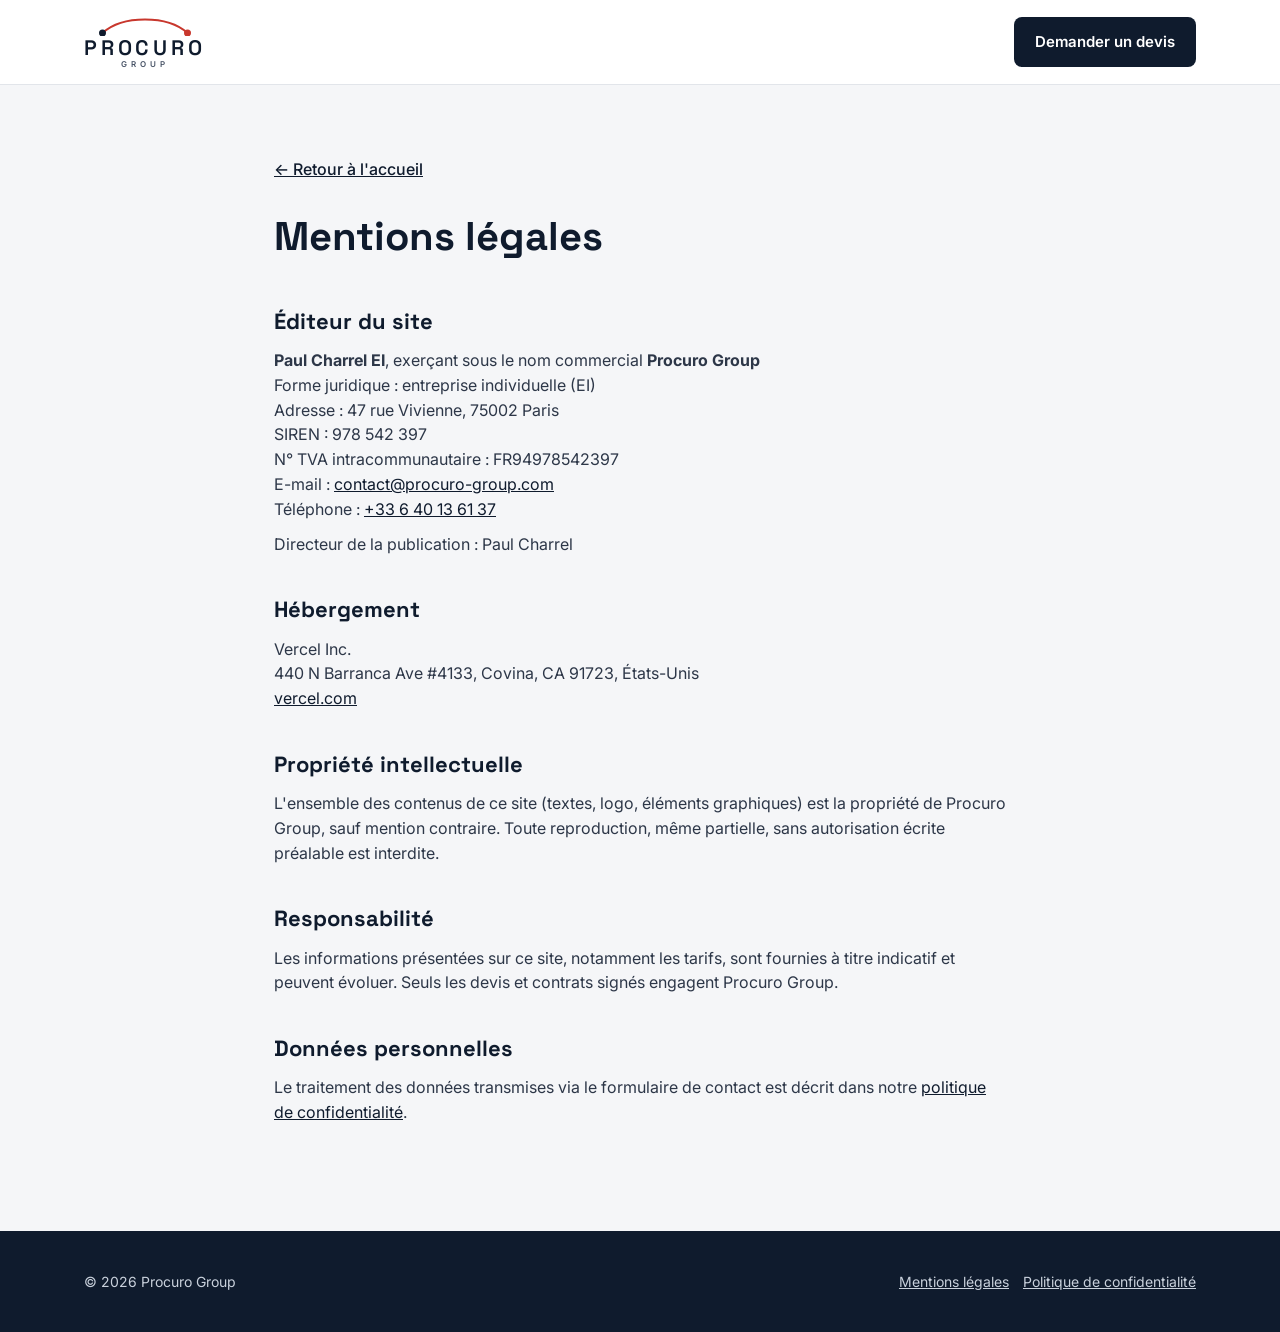
<file: mentions-legales.html>
<!doctype html>
<html lang="fr">
<head>
<meta charset="utf-8">
<meta name="viewport" content="width=device-width, initial-scale=1">
<title>Mentions légales | Procuro Group</title>
<meta name="robots" content="noindex">
<link rel="icon" href="favicon.svg" type="image/svg+xml">
<link rel="preconnect" href="https://fonts.googleapis.com">
<link rel="preconnect" href="https://fonts.gstatic.com" crossorigin>
<link href="https://fonts.googleapis.com/css2?family=Space+Grotesk:wght@500;600;700&amp;family=Inter:wght@400;500;600&amp;display=swap" rel="stylesheet">
<link rel="stylesheet" href="css/styles.css">
<script src="js/config.js" defer></script>
<script src="js/main.js" defer></script>
</head>
<body>
<header class="site-header">
<div class="container header-inner">
<a class="logo" href="index.html" aria-label="Procuro Group, accueil">
<svg aria-hidden="true" width="104" height="22" viewBox="0 0 190 44"><path d="M10 38C50 2 140 2 180 38" fill="none" stroke="#C8372D" stroke-width="4" stroke-linecap="round"/><circle cx="10" cy="38" r="7" fill="#0F1B2D"/><circle cx="180" cy="38" r="7" fill="#C8372D"/></svg>
<span class="logo-word">PROCURO</span>
<span class="logo-sub">GROUP</span>
</a>
<a href="index.html#contact" class="btn btn-navy" style="padding:12px 20px;font-size:15px">Demander un devis</a>
</div>
</header>
<main class="legal">
<a class="back" href="index.html">← Retour à l'accueil</a>
<h1>Mentions légales</h1>
<h2>Éditeur du site</h2>
<p><strong>Paul Charrel EI</strong>, exerçant sous le nom commercial <strong>Procuro Group</strong><br>
Forme juridique : entreprise individuelle (EI)<br>
Adresse : 47 rue Vivienne, 75002 Paris<br>
SIREN : 978 542 397<br>
N° TVA intracommunautaire : FR94978542397<br>
E-mail : <a data-config-link="email" href="#"></a><br>
Téléphone : <a data-config-link="telephone" href="#"></a></p>
<p>Directeur de la publication : Paul Charrel</p>
<h2>Hébergement</h2>
<p>Vercel Inc.<br>440 N Barranca Ave #4133, Covina, CA 91723, États-Unis<br><a href="https://vercel.com" target="_blank" rel="noopener">vercel.com</a></p>
<h2>Propriété intellectuelle</h2>
<p>L'ensemble des contenus de ce site (textes, logo, éléments graphiques) est la propriété de Procuro Group, sauf mention contraire. Toute reproduction, même partielle, sans autorisation écrite préalable est interdite.</p>
<h2>Responsabilité</h2>
<p>Les informations présentées sur ce site, notamment les tarifs, sont fournies à titre indicatif et peuvent évoluer. Seuls les devis et contrats signés engagent Procuro Group.</p>
<h2>Données personnelles</h2>
<p>Le traitement des données transmises via le formulaire de contact est décrit dans notre <a href="confidentialite.html">politique de confidentialité</a>.</p>
</main>
<footer class="site-footer">
<div class="container footer-inner">
<span>© <span id="annee">2026</span> Procuro Group</span>
<div class="footer-links">
<a href="mentions-legales.html">Mentions légales</a>
<a href="confidentialite.html">Politique de confidentialité</a>
</div>
</div>
</footer>
</body>
</html>
</file>
<file: css/styles.css>
:root{
  --navy:#0F1B2D;--navy-2:#17263C;--navy-line:#2B3D57;--navy-btn:#4A5A72;
  --red:#C8372D;--red-dark:#A82C23;--pink:#F2A79F;
  --bg:#F5F6F8;--white:#FFFFFF;--line:#E2E5EA;--input:#C3C9D2;
  --text:#0F1B2D;--muted:#4A5568;--muted-2:#2D3748;--on-dark:#C9D1DC;--on-dark-2:#DDE3EA;
  --ok:#1F7A4D;--err:#B42318;
  --display:'Space Grotesk',sans-serif;
}
*,*::before,*::after{box-sizing:border-box}
html{scroll-behavior:smooth;scroll-padding-top:90px}
body{margin:0;font-family:'Inter',system-ui,sans-serif;color:var(--text);background:var(--bg);line-height:1.55;-webkit-font-smoothing:antialiased}
img{max-width:100%;display:block}
a{color:var(--navy)}a:hover{color:var(--red)}
h1,h2,h3{font-family:var(--display);margin:0}
p{margin:0}
:focus-visible{outline:3px solid var(--pink);outline-offset:2px}
.skip{position:absolute;left:-9999px}.skip:focus{left:16px;top:16px;z-index:100;background:#fff;padding:8px 12px;border-radius:6px}
.container{max-width:1160px;margin:0 auto;padding-left:24px;padding-right:24px}
.section{padding-top:96px;padding-bottom:96px}
.stack{display:flex;flex-direction:column}
.dark{background:var(--navy);color:#fff}
.white{background:var(--white);border-top:1px solid var(--line);border-bottom:1px solid var(--line)}

/* Boutons */
.btn{display:inline-block;text-decoration:none;padding:16px 28px;border-radius:8px;font-weight:600;font-size:16px;text-align:center;border:1px solid transparent;cursor:pointer;font-family:inherit;transition:background .15s,color .15s,border-color .15s}
.btn-red{background:var(--red);color:#fff}.btn-red:hover{background:var(--red-dark);color:#fff}
.btn-navy{background:var(--navy);color:#fff}.btn-navy:hover{background:var(--red);color:#fff}
.btn-ghost{border-color:var(--navy-btn);color:#fff}.btn-ghost:hover{border-color:#fff;color:#fff}
.btn-outline{border-color:var(--navy);color:var(--navy)}.btn-outline:hover{background:var(--navy);color:#fff}

/* En-tête */
.site-header{background:var(--white);border-bottom:1px solid var(--line);position:sticky;top:0;z-index:50}
.header-inner{display:flex;align-items:center;justify-content:space-between;gap:16px;padding-top:14px;padding-bottom:14px}
.logo{display:flex;flex-direction:column;align-items:center;gap:1px;text-decoration:none;color:inherit}
.logo:hover{color:inherit}
.logo-word{font-family:var(--display);font-weight:600;font-size:21px;letter-spacing:.18em;line-height:1}
.logo-sub{font-size:8px;font-weight:600;letter-spacing:.5em;color:var(--muted);line-height:1.4}
.nav{display:flex;align-items:center;gap:28px;font-size:15px;font-weight:500}
.nav a{text-decoration:none}
.nav .btn{padding:12px 20px;font-size:15px}
.menu-toggle{display:none;background:none;border:1px solid var(--line);border-radius:8px;padding:8px;cursor:pointer;color:var(--navy)}

/* Hero */
.hero{display:grid;grid-template-columns:repeat(auto-fit,minmax(min(320px,100%),1fr));gap:56px;align-items:center;padding-top:96px;padding-bottom:104px}
.eyebrow{font-size:14px;font-weight:600;letter-spacing:.12em;text-transform:uppercase;color:var(--red-dark)}
.dark .eyebrow{color:var(--pink)}
.hero h1{font-size:clamp(36px,6vw,56px);line-height:1.05;font-weight:700}
.lead{font-size:19px;color:var(--on-dark);max-width:540px}
.actions{display:flex;flex-wrap:wrap;gap:14px;padding-top:8px}
.receive{background:var(--navy-2);border:1px solid var(--navy-line);border-radius:16px;padding:32px;gap:20px}
.receive-title{font-family:var(--display);font-size:22px;font-weight:600}
.check{display:flex;gap:14px;align-items:flex-start;color:var(--on-dark-2)}
.check svg{flex-shrink:0;margin-top:2px}
.hero-photo{padding-bottom:96px}
.hero-photo img{width:100%;height:clamp(240px,40vw,460px);object-fit:cover;border-radius:16px}

/* Titres de section */
.section-head{gap:12px;max-width:680px}
.section-head h2,.why h2{font-size:clamp(30px,4.5vw,40px);line-height:1.15}
.section-head .sub{font-size:18px;color:var(--muted)}
.dark .section-head .sub{color:var(--on-dark)}

/* Services */
.grid{display:grid;gap:20px}
.grid-cards{grid-template-columns:repeat(auto-fit,minmax(min(250px,100%),1fr))}
.grid-2{grid-template-columns:repeat(auto-fit,minmax(min(300px,100%),1fr))}
.card{background:var(--white);border:1px solid var(--line);border-radius:14px;padding:28px;display:flex;flex-direction:column;gap:14px}
.card h3{font-size:21px}
.card p,.muted{color:var(--muted)}
figure{margin:0;display:flex;flex-direction:column;gap:10px}
figure img{width:100%;height:380px;object-fit:cover;border-radius:14px}
figcaption{font-size:15px;color:var(--muted)}

/* Méthode */
.steps{display:grid;grid-template-columns:repeat(auto-fit,minmax(min(200px,100%),1fr));gap:32px}
.step{display:flex;flex-direction:column;gap:12px}
.step-num{font-family:var(--display);font-size:44px;font-weight:700;color:var(--red);line-height:1}
.step h3{font-size:20px}

/* Pourquoi nous */
.why{display:grid;grid-template-columns:repeat(auto-fit,minmax(min(320px,100%),1fr));gap:56px;align-items:center}
.why .intro{font-size:18px;color:var(--muted)}
.why img{width:100%;height:300px;object-fit:cover;border-radius:14px;margin-top:8px}
.point{background:var(--white);border:1px solid var(--line);border-radius:14px;padding:24px}
.point-title{font-family:var(--display);font-size:19px;font-weight:600;margin-bottom:6px}

/* Carte */
.map{display:block;width:100%;height:auto}
@media (prefers-reduced-motion:reduce){.map .route{animation:none}html{scroll-behavior:auto}}

/* Tarifs */
.plan{border:1px solid var(--line);border-radius:16px;padding:36px;display:flex;flex-direction:column;gap:18px}
.plan-featured{border:2px solid var(--red);position:relative}
.badge{position:absolute;top:-13px;left:36px;background:var(--red);color:#fff;font-size:12px;font-weight:600;letter-spacing:.06em;text-transform:uppercase;padding:4px 10px;border-radius:999px}
.plan h3{font-size:24px}
.price{font-family:var(--display);font-size:40px;font-weight:700;line-height:1.2}
.price span{font-size:18px;font-weight:500;color:var(--muted)}
.plan ul{margin:0;padding-left:20px;color:var(--muted-2);display:flex;flex-direction:column;gap:8px}
.plan .btn{margin-top:auto;padding:14px 20px}
.rates{border:1px solid var(--line);border-radius:10px;overflow:hidden;font-size:15px}
.rates div{display:flex;justify-content:space-between;gap:12px;padding:10px 14px}
.rates div:nth-child(odd){background:var(--bg)}

/* Simulateur */
.sim{background:var(--bg);border-radius:10px;padding:16px;display:flex;flex-direction:column;gap:10px}
.sim label{font-weight:600;font-size:14px}
.sim-row{display:flex;align-items:center;gap:10px}
.sim input{flex:1;min-width:0;padding:10px 12px;border:1px solid var(--input);border-radius:8px;font:inherit;background:#fff}
.sim-out{font-size:15px;color:var(--muted-2)}
.sim-out strong{font-family:var(--display);font-size:18px;color:var(--navy)}

/* Contact */
.contact{display:grid;grid-template-columns:repeat(auto-fit,minmax(min(320px,100%),1fr));gap:56px}
.contact-info{gap:16px}
.contact-lines{gap:8px;padding-top:8px;font-size:16px}
.form{background:var(--white);border:1px solid var(--line);border-radius:16px;padding:32px;display:flex;flex-direction:column;gap:18px}
.field{display:flex;flex-direction:column;gap:6px}
.field label{font-weight:600;font-size:14px}
.field .opt{font-weight:400;color:var(--muted)}
.field input,.field textarea,.field select{padding:12px 14px;border:1px solid var(--input);border-radius:8px;font:inherit;background:#fff;color:inherit;width:100%}
.field textarea{resize:vertical}
.field input:focus,.field textarea:focus,.field select:focus{outline:none;border-color:var(--navy);box-shadow:0 0 0 3px rgba(15,27,45,.12)}
.field.invalid input,.field.invalid textarea,.field.invalid select{border-color:var(--err)}
.error{font-size:13px;color:var(--err);min-height:0}
.row-2{display:grid;grid-template-columns:repeat(auto-fit,minmax(min(200px,100%),1fr));gap:18px}
.consent{display:flex;gap:10px;align-items:flex-start;font-size:14px;color:var(--muted)}
.consent input{margin-top:3px;width:18px;height:18px;flex-shrink:0;accent-color:var(--red)}
.consent.invalid{color:var(--err)}
.hp{position:absolute!important;left:-10000px!important;width:1px;height:1px;overflow:hidden}
.form .btn{width:100%;padding:16px 20px}
.form .btn[disabled]{opacity:.65;cursor:wait}
.form-status{border-radius:10px;padding:14px 16px;font-size:15px}
.form-status.ok{background:#E8F5EE;color:var(--ok);border:1px solid #B7E0C8}
.form-status.err{background:#FDECEA;color:var(--err);border:1px solid #F5C2BC}

/* Pied de page */
.site-footer{background:var(--navy);color:var(--on-dark)}
.footer-inner{display:flex;flex-wrap:wrap;align-items:center;justify-content:space-between;gap:16px;padding-top:40px;padding-bottom:40px;font-size:14px}
.site-footer .logo-word{color:#fff}.site-footer .logo-sub{color:var(--on-dark)}
.site-footer a{color:var(--on-dark)}.site-footer a:hover{color:#fff}
.footer-links{display:flex;flex-wrap:wrap;gap:6px 14px}

/* Pages légales */
.legal{max-width:780px;margin:0 auto;padding:72px 24px 96px}
.legal h1{font-size:clamp(30px,5vw,40px);margin-bottom:24px}
.legal h2{font-size:22px;margin:36px 0 10px}
.legal p,.legal li{color:var(--muted-2);margin-bottom:10px}
.legal .back{display:inline-block;margin-bottom:24px;font-weight:500}

/* Mobile */
@media (max-width:760px){
  .menu-toggle{display:inline-flex}
  .nav{display:none;position:absolute;left:0;right:0;top:100%;background:#fff;border-bottom:1px solid var(--line);flex-direction:column;align-items:stretch;gap:0;padding:8px 24px 20px}
  .nav.open{display:flex}
  .nav a{padding:12px 0;border-bottom:1px solid var(--line)}
  .nav .btn{margin-top:12px;border-bottom:none}
  .section{padding-top:64px;padding-bottom:64px}
  .hero{padding-top:56px;padding-bottom:64px;gap:40px}
  .hero-photo{padding-bottom:64px}
  .lead{font-size:17px}
  .receive,.form,.plan{padding:24px}
  .badge{left:24px}
  figure img{height:280px}
  .actions .btn{flex:1 1 100%}
  .map .sublabel{display:none}
}

/* ============================================================
   Finitions et animations
   ============================================================ */
::selection{background:var(--red);color:#fff}

/* Barre de progression de lecture */
.scroll-progress{position:fixed;top:0;left:0;height:3px;width:100%;background:var(--red);transform-origin:0 50%;transform:scaleX(0);z-index:60;pointer-events:none}

/* En-tête : ombre au défilement, lien actif */
.site-header{transition:box-shadow .3s,background .3s}
.site-header.scrolled{box-shadow:0 6px 24px rgba(15,27,45,.08);background:rgba(255,255,255,.92);backdrop-filter:saturate(1.4) blur(10px);-webkit-backdrop-filter:saturate(1.4) blur(10px)}
.nav a:not(.btn){position:relative}
.nav a:not(.btn)::after{content:"";position:absolute;left:0;right:0;bottom:-6px;height:2px;background:var(--red);transform:scaleX(0);transform-origin:left;transition:transform .3s ease}
.nav a:not(.btn):hover::after,.nav a.active::after{transform:scaleX(1)}
.nav a.active{color:var(--red)}

/* Apparition au défilement */
.js [data-reveal]{opacity:0;transform:translateY(28px);transition:opacity .8s cubic-bezier(.2,.7,.2,1),transform .8s cubic-bezier(.2,.7,.2,1);transition-delay:var(--d,0ms)}
.js [data-reveal].is-visible{opacity:1;transform:none}

/* Héros */
.hero-wrap{position:relative;overflow:hidden;isolation:isolate}
.hero-bg{position:absolute;inset:0;z-index:-1;pointer-events:none}
.hero-grid{position:absolute;inset:0;background-image:linear-gradient(rgba(255,255,255,.045) 1px,transparent 1px),linear-gradient(90deg,rgba(255,255,255,.045) 1px,transparent 1px);background-size:56px 56px;mask-image:radial-gradient(ellipse 80% 60% at 50% 30%,#000 30%,transparent 75%);-webkit-mask-image:radial-gradient(ellipse 80% 60% at 50% 30%,#000 30%,transparent 75%)}
.orb{position:absolute;border-radius:50%;filter:blur(80px);opacity:.55}
.orb-1{width:520px;height:520px;background:#C8372D;top:-220px;right:-120px;opacity:.28;animation:float1 18s ease-in-out infinite}
.orb-2{width:420px;height:420px;background:#2F5D9E;bottom:10%;left:-160px;opacity:.3;animation:float2 22s ease-in-out infinite}
@keyframes float1{50%{transform:translate(-60px,80px) scale(1.1)}}
@keyframes float2{50%{transform:translate(80px,-40px) scale(1.08)}}
.eyebrow-pill{display:inline-flex;align-self:flex-start;align-items:center;gap:10px;padding:7px 14px;border:1px solid var(--navy-line);border-radius:999px;background:rgba(255,255,255,.04);font-size:13px}
.eyebrow-pill .dot{width:8px;height:8px;border-radius:50%;background:var(--red);box-shadow:0 0 0 0 rgba(200,55,45,.6);animation:ping 2s infinite}
@keyframes ping{70%{box-shadow:0 0 0 10px rgba(200,55,45,0)}100%{box-shadow:0 0 0 0 rgba(200,55,45,0)}}
.hl{position:relative;white-space:nowrap;color:#fff}
.hl::after{content:"";position:absolute;left:0;right:0;bottom:.04em;height:.14em;background:var(--red);border-radius:4px;transform:scaleX(0);transform-origin:left;transition:transform .9s cubic-bezier(.2,.7,.2,1) .7s;z-index:-1}
.is-visible .hl::after,html:not(.js) .hl::after{transform:scaleX(1)}
.receive{box-shadow:0 30px 60px -20px rgba(0,0,0,.45);backdrop-filter:blur(6px)}
.check svg{transition:transform .3s}
.check:hover svg{transform:scale(1.2) rotate(-6deg)}

/* Photos */
.photo-frame{overflow:hidden;border-radius:16px;position:relative}
figure .photo-frame,.why .photo-frame{border-radius:14px}
.photo-frame img{border-radius:0!important;margin:0!important;transition:transform 1.2s cubic-bezier(.2,.7,.2,1)}
.photo-frame:hover img{transform:scale(1.05)}
.hero-photo .photo-frame img{animation:kenburns 24s ease-in-out infinite alternate}
@keyframes kenburns{from{transform:scale(1)}to{transform:scale(1.08) translate(-1%,-1%)}}
.hero-photo{padding-bottom:0}
.hero-photo .photo-frame{box-shadow:0 40px 80px -30px rgba(0,0,0,.6)}

/* Chiffres clés */
.facts-wrap{padding-top:40px;padding-bottom:88px}
.facts{margin:0;display:grid;grid-template-columns:repeat(auto-fit,minmax(min(200px,100%),1fr));gap:1px;background:var(--navy-line);border:1px solid var(--navy-line);border-radius:16px;overflow:hidden}
.fact{background:var(--navy);padding:26px 24px;display:flex;flex-direction:column;gap:6px;transition:background .3s}
.fact:hover{background:var(--navy-2)}
.fact dt{font-family:var(--display);font-size:40px;font-weight:700;line-height:1;color:#fff}
.fact dd{margin:0;color:var(--on-dark);font-size:15px}

/* Boutons */
.btn{position:relative;overflow:hidden;transition:background .2s,color .2s,border-color .2s,transform .2s,box-shadow .2s}
.btn:hover{transform:translateY(-2px)}
.btn:active{transform:translateY(0)}
.btn-red:hover{box-shadow:0 12px 24px -10px rgba(200,55,45,.7)}
.btn-red::before{content:"";position:absolute;top:0;left:-75%;width:50%;height:100%;background:linear-gradient(120deg,transparent,rgba(255,255,255,.35),transparent);transform:skewX(-20deg);transition:left .7s}
.btn-red:hover::before{left:130%}
.btn-arrow span{display:inline-block;transition:transform .25s}
.btn-arrow:hover span{transform:translateX(4px)}

/* Cartes */
.card,.point,.plan{transition:transform .35s cubic-bezier(.2,.7,.2,1),box-shadow .35s,border-color .35s}
.card:hover,.point:hover{transform:translateY(-6px);box-shadow:0 22px 44px -22px rgba(15,27,45,.35);border-color:#D4D9E0}
.card svg{width:52px;height:52px;padding:10px;border-radius:12px;background:#FBEDEB;transition:background .3s,transform .4s}
.card:hover svg{background:var(--red);stroke:#fff;transform:rotate(-6deg) scale(1.05)}
.point{border-left:3px solid transparent}
.point:hover{border-left-color:var(--red)}
.plan:hover{transform:translateY(-6px);box-shadow:0 28px 56px -28px rgba(15,27,45,.4)}
.plan-featured{box-shadow:0 24px 48px -28px rgba(200,55,45,.45)}

/* Méthode : ligne de progression */
.steps{position:relative}
.step{position:relative;padding-top:8px}
.step-num{display:inline-flex;align-items:center;justify-content:center;width:72px;height:72px;border-radius:50%;background:#FBEDEB;font-size:28px;position:relative;z-index:1;transition:background .3s,color .3s,transform .3s}
.step:hover .step-num{background:var(--red);color:#fff;transform:scale(1.06)}
@media (min-width:900px){
  .steps::before,.steps::after{content:"";position:absolute;top:44px;left:36px;right:calc(25% - 36px);height:2px;background:var(--line)}
  .steps::after{background:var(--red);transform:scaleX(0);transform-origin:left;transition:transform 1.6s cubic-bezier(.2,.7,.2,1) .3s}
  .steps.is-visible::after{transform:scaleX(1)}
  .js .steps .step{opacity:0;transform:translateY(16px);transition:opacity .6s,transform .6s}
  .steps.is-visible .step{opacity:1;transform:none}
  .steps.is-visible .step:nth-child(2){transition-delay:.35s}
  .steps.is-visible .step:nth-child(3){transition-delay:.7s}
  .steps.is-visible .step:nth-child(4){transition-delay:1.05s}
}

/* Carte du réseau */
.map .route{stroke-dasharray:1;stroke-dashoffset:1;animation:none;opacity:.9}
.map.is-visible .route{animation:draw 1.8s cubic-bezier(.4,0,.2,1) forwards}
.map.is-visible #r2{animation-delay:.25s}
.map.is-visible #r3{animation-delay:.5s}
@keyframes draw{to{stroke-dashoffset:0}}
html:not(.js) .map .route{stroke-dashoffset:0}
.map .ships{opacity:0;transition:opacity .6s 2s}
.map.is-visible .ships{opacity:1}
.map .pulse{transform-box:fill-box;transform-origin:center;animation:pulse 2.4s ease-out infinite}
@keyframes pulse{from{transform:scale(1);opacity:.9}to{transform:scale(3);opacity:0}}

/* FAQ */
.faq{display:flex;flex-direction:column;gap:12px;max-width:860px}
.faq details{background:var(--white);border:1px solid var(--line);border-radius:14px;transition:border-color .3s,box-shadow .3s}
.faq details[open]{border-color:#D4D9E0;box-shadow:0 18px 36px -24px rgba(15,27,45,.35)}
.faq summary{list-style:none;cursor:pointer;padding:20px 24px;font-family:var(--display);font-weight:600;font-size:18px;display:flex;justify-content:space-between;align-items:center;gap:16px}
.faq summary::-webkit-details-marker{display:none}
.faq summary::after{content:"+";flex-shrink:0;width:32px;height:32px;border-radius:50%;background:var(--bg);display:grid;place-items:center;font-size:22px;font-weight:500;color:var(--red);transition:transform .3s,background .3s,color .3s}
.faq details[open] summary::after{transform:rotate(45deg);background:var(--red);color:#fff}
.faq summary:hover{color:var(--red)}
.faq-body{padding:0 24px 22px;color:var(--muted)}
.faq details[open] .faq-body{animation:faqIn .4s ease}
@keyframes faqIn{from{opacity:0;transform:translateY(-6px)}}

/* Contact */
.contact-wrap{border-bottom:none}
.form{box-shadow:0 30px 60px -36px rgba(15,27,45,.35)}
.form-status.ok{animation:faqIn .4s ease}

/* Boutons flottants */
.wa-float{position:fixed;right:20px;bottom:20px;z-index:40;width:58px;height:58px;border-radius:50%;background:#25D366;color:#fff;display:grid;place-items:center;box-shadow:0 12px 28px -8px rgba(37,211,102,.6);transition:transform .25s}
.wa-float:hover{color:#fff;transform:scale(1.08)}
.wa-float::before{content:"";position:absolute;inset:0;border-radius:50%;border:2px solid #25D366;animation:waPing 2.6s ease-out infinite}
@keyframes waPing{from{transform:scale(1);opacity:.8}to{transform:scale(1.6);opacity:0}}
.wa-float[hidden]{display:none}
.to-top{position:fixed;right:28px;bottom:92px;z-index:40;width:42px;height:42px;border-radius:50%;border:1px solid var(--line);background:#fff;color:var(--navy);display:grid;place-items:center;cursor:pointer;box-shadow:0 8px 20px -8px rgba(15,27,45,.3);opacity:0;transform:translateY(12px);pointer-events:none;transition:opacity .3s,transform .3s,background .2s,color .2s}
.to-top.show{opacity:1;transform:none;pointer-events:auto}
.to-top:hover{background:var(--navy);color:#fff}

@media (max-width:760px){
  .facts-wrap{padding-bottom:56px}
  .fact dt{font-size:34px}
  .orb-1{width:320px;height:320px}
  .wa-float{right:16px;bottom:16px;width:54px;height:54px}
  .to-top{right:22px;bottom:82px}
  .site-header.scrolled{backdrop-filter:none;-webkit-backdrop-filter:none;background:#fff}
}

/* Préférence « réduire les animations » */
@media (prefers-reduced-motion:reduce){
  *,*::before,*::after{animation:none!important;transition:none!important}
  .js [data-reveal],.js .steps .step{opacity:1!important;transform:none!important}
  .map .route{stroke-dashoffset:0!important}
  .map .ships{display:none}
  .hl::after,.steps::after{transform:scaleX(1)!important}
}

/* Secteurs */
.sectors-wrap{position:relative;overflow:hidden}
.sectors-wrap::before{content:"";position:absolute;width:600px;height:600px;border-radius:50%;background:radial-gradient(circle,rgba(200,55,45,.22),transparent 65%);right:-200px;top:-200px;pointer-events:none}
.sectors{display:grid;grid-template-columns:repeat(auto-fit,minmax(min(240px,100%),1fr));gap:20px;position:relative}
.sector{display:flex;flex-direction:column;gap:12px;padding:28px;border-radius:16px;background:var(--navy-2);border:1px solid var(--navy-line);color:#fff;text-decoration:none;position:relative;overflow:hidden;transition:transform .35s cubic-bezier(.2,.7,.2,1),border-color .35s,background .35s,box-shadow .35s}
.sector::after{content:"";position:absolute;left:0;bottom:0;height:3px;width:100%;background:var(--red);transform:scaleX(0);transform-origin:left;transition:transform .45s cubic-bezier(.2,.7,.2,1)}
.sector:hover{color:#fff;transform:translateY(-6px);border-color:#3B5272;background:#1B2D47;box-shadow:0 26px 50px -24px rgba(0,0,0,.6)}
.sector:hover::after{transform:scaleX(1)}
.sector h3{font-size:22px}
.sector p{color:var(--on-dark);flex:1}
.sector-icon{width:56px;height:56px;border-radius:14px;display:grid;place-items:center;background:rgba(200,55,45,.15);color:var(--pink);transition:background .35s,color .35s,transform .45s}
.sector:hover .sector-icon{background:var(--red);color:#fff;transform:rotate(-8deg) scale(1.05)}
.sector-link{font-weight:600;font-size:15px;color:var(--pink);display:inline-flex;gap:6px}
.sector-link span{transition:transform .25s}
.sector:hover .sector-link span{transform:translateX(5px)}
</file>
